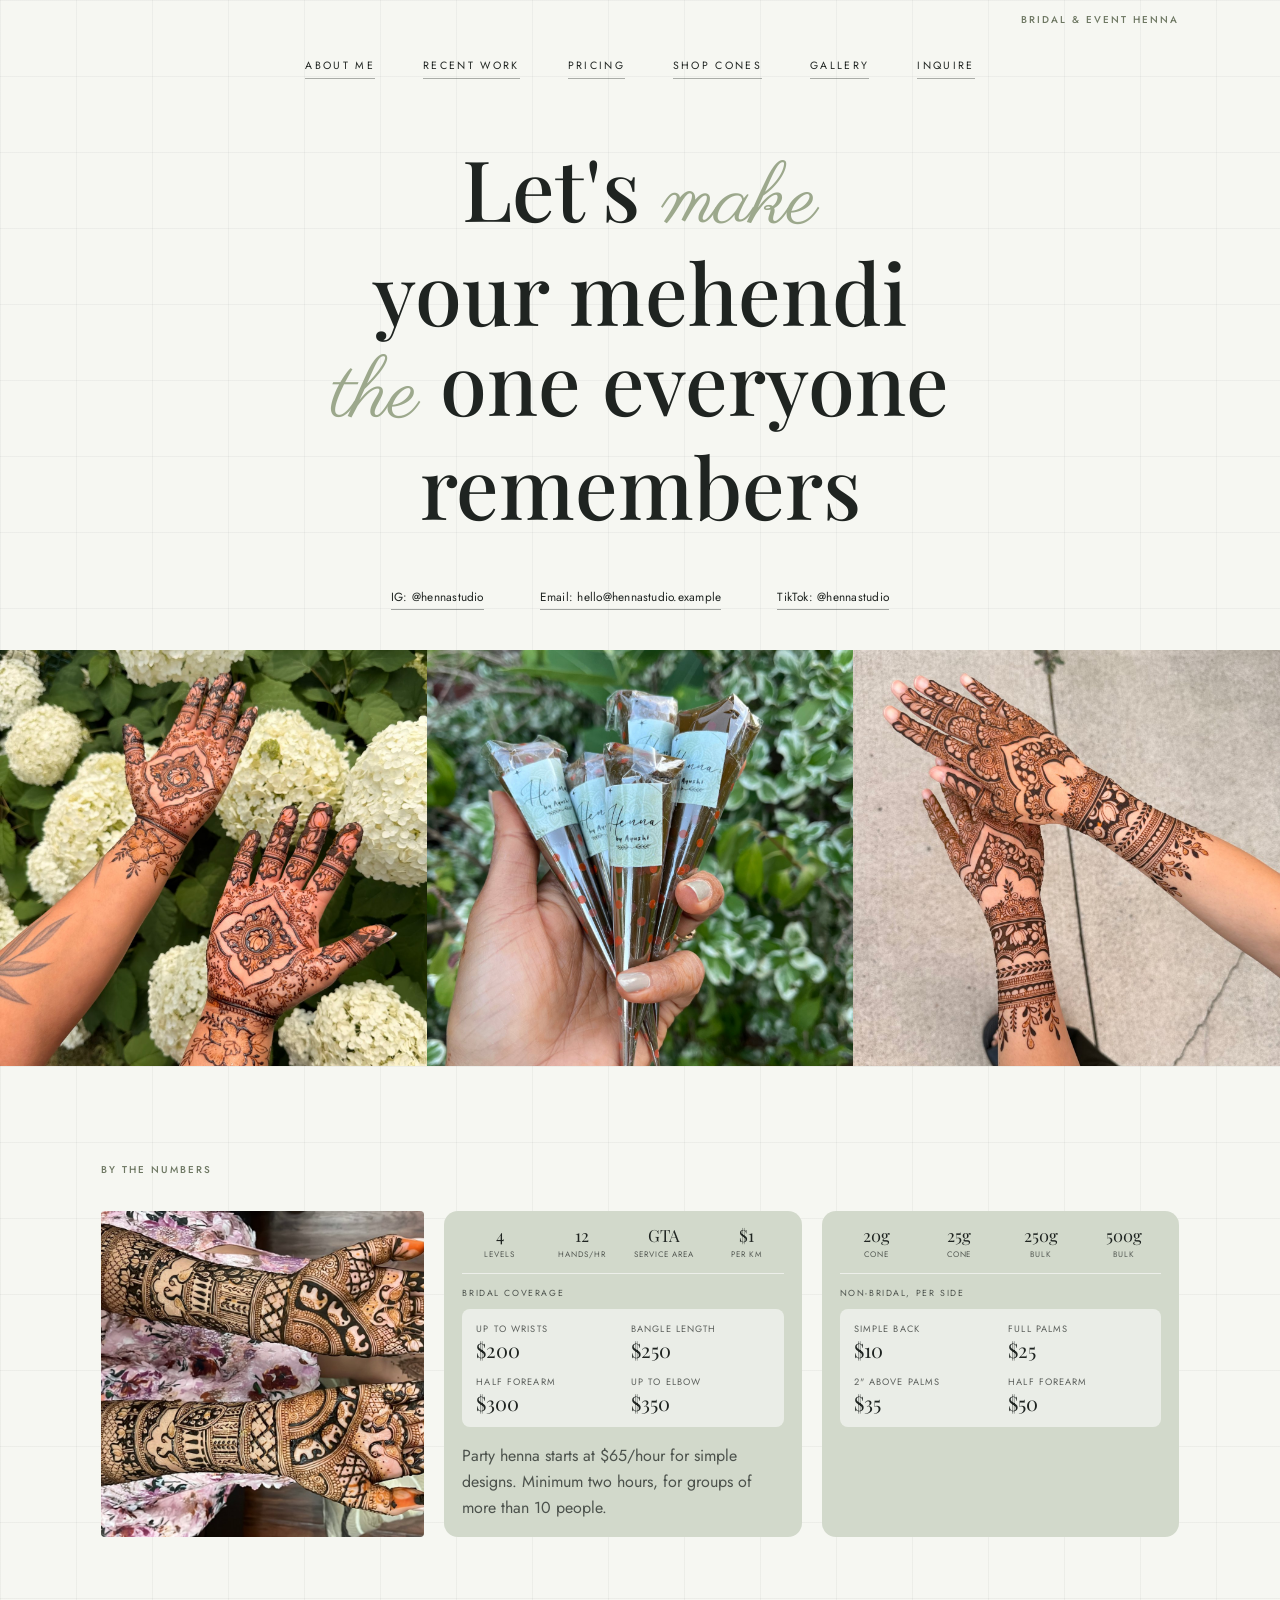
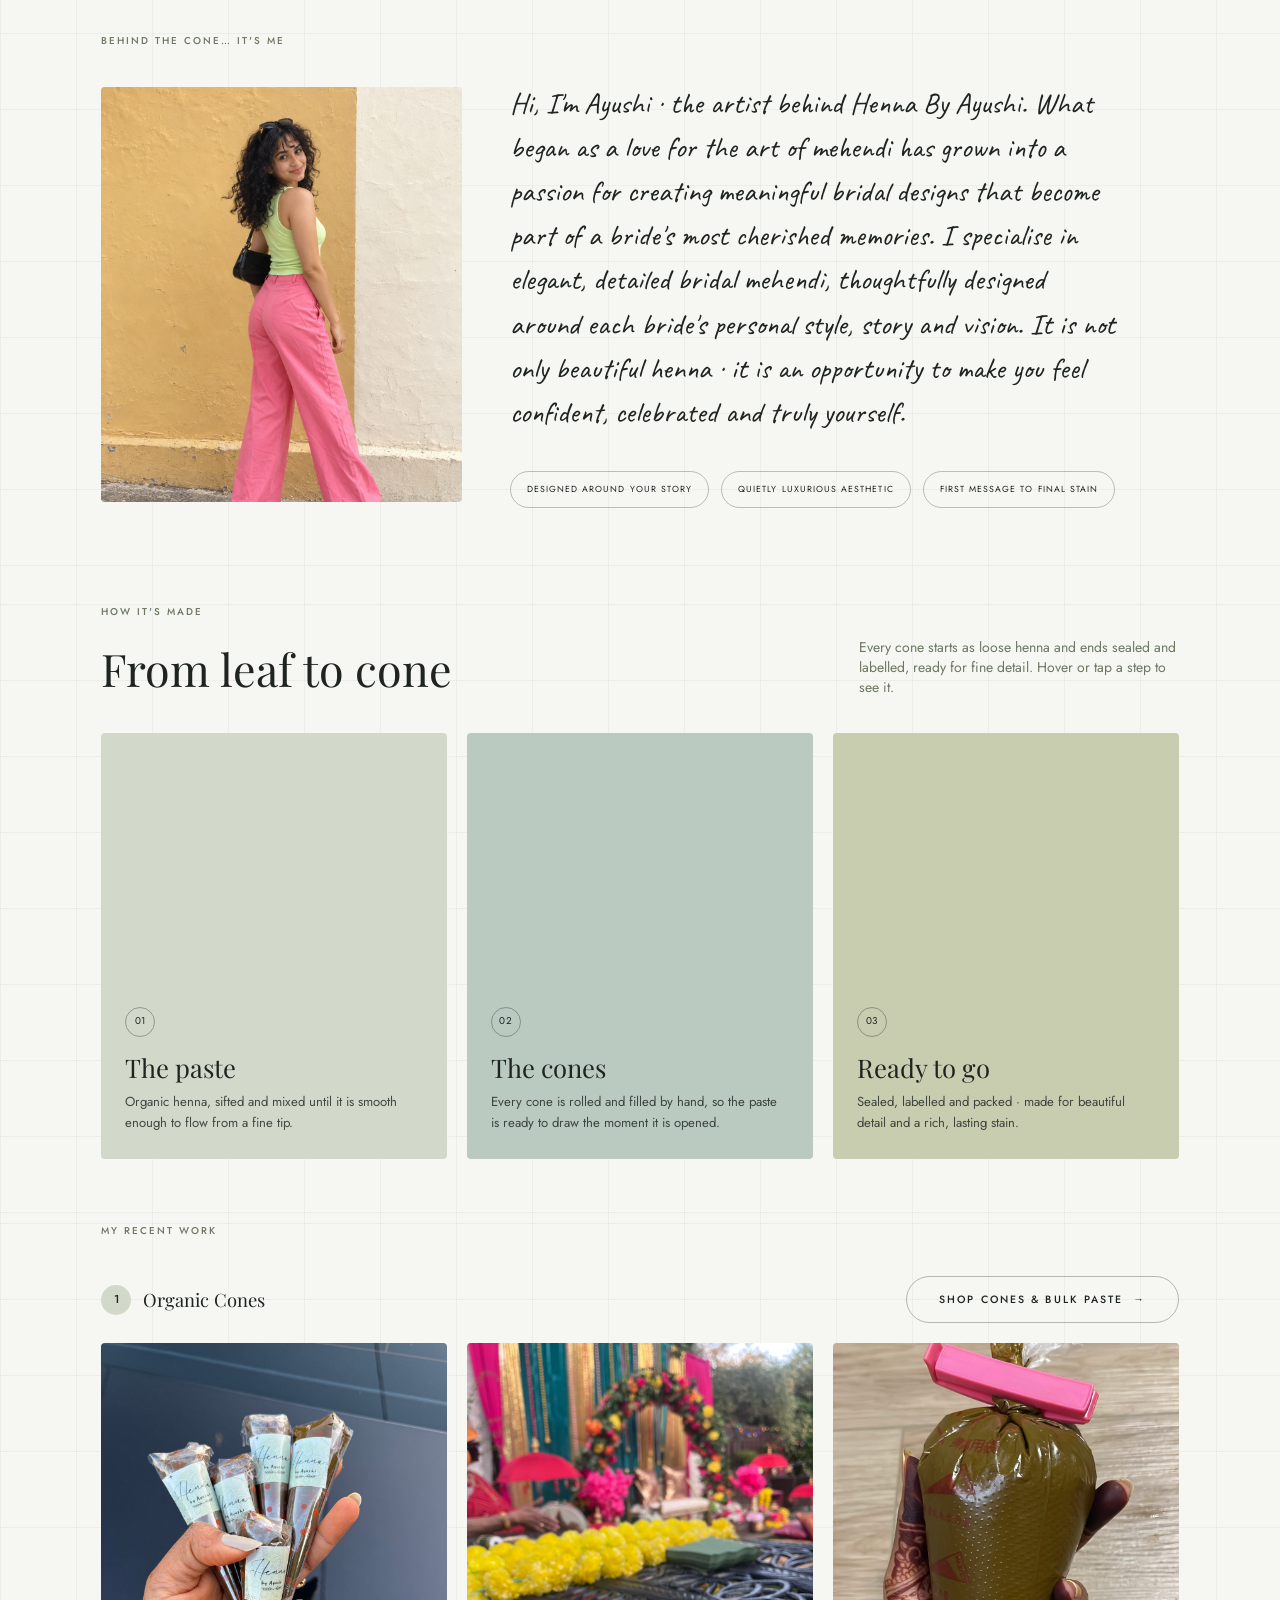
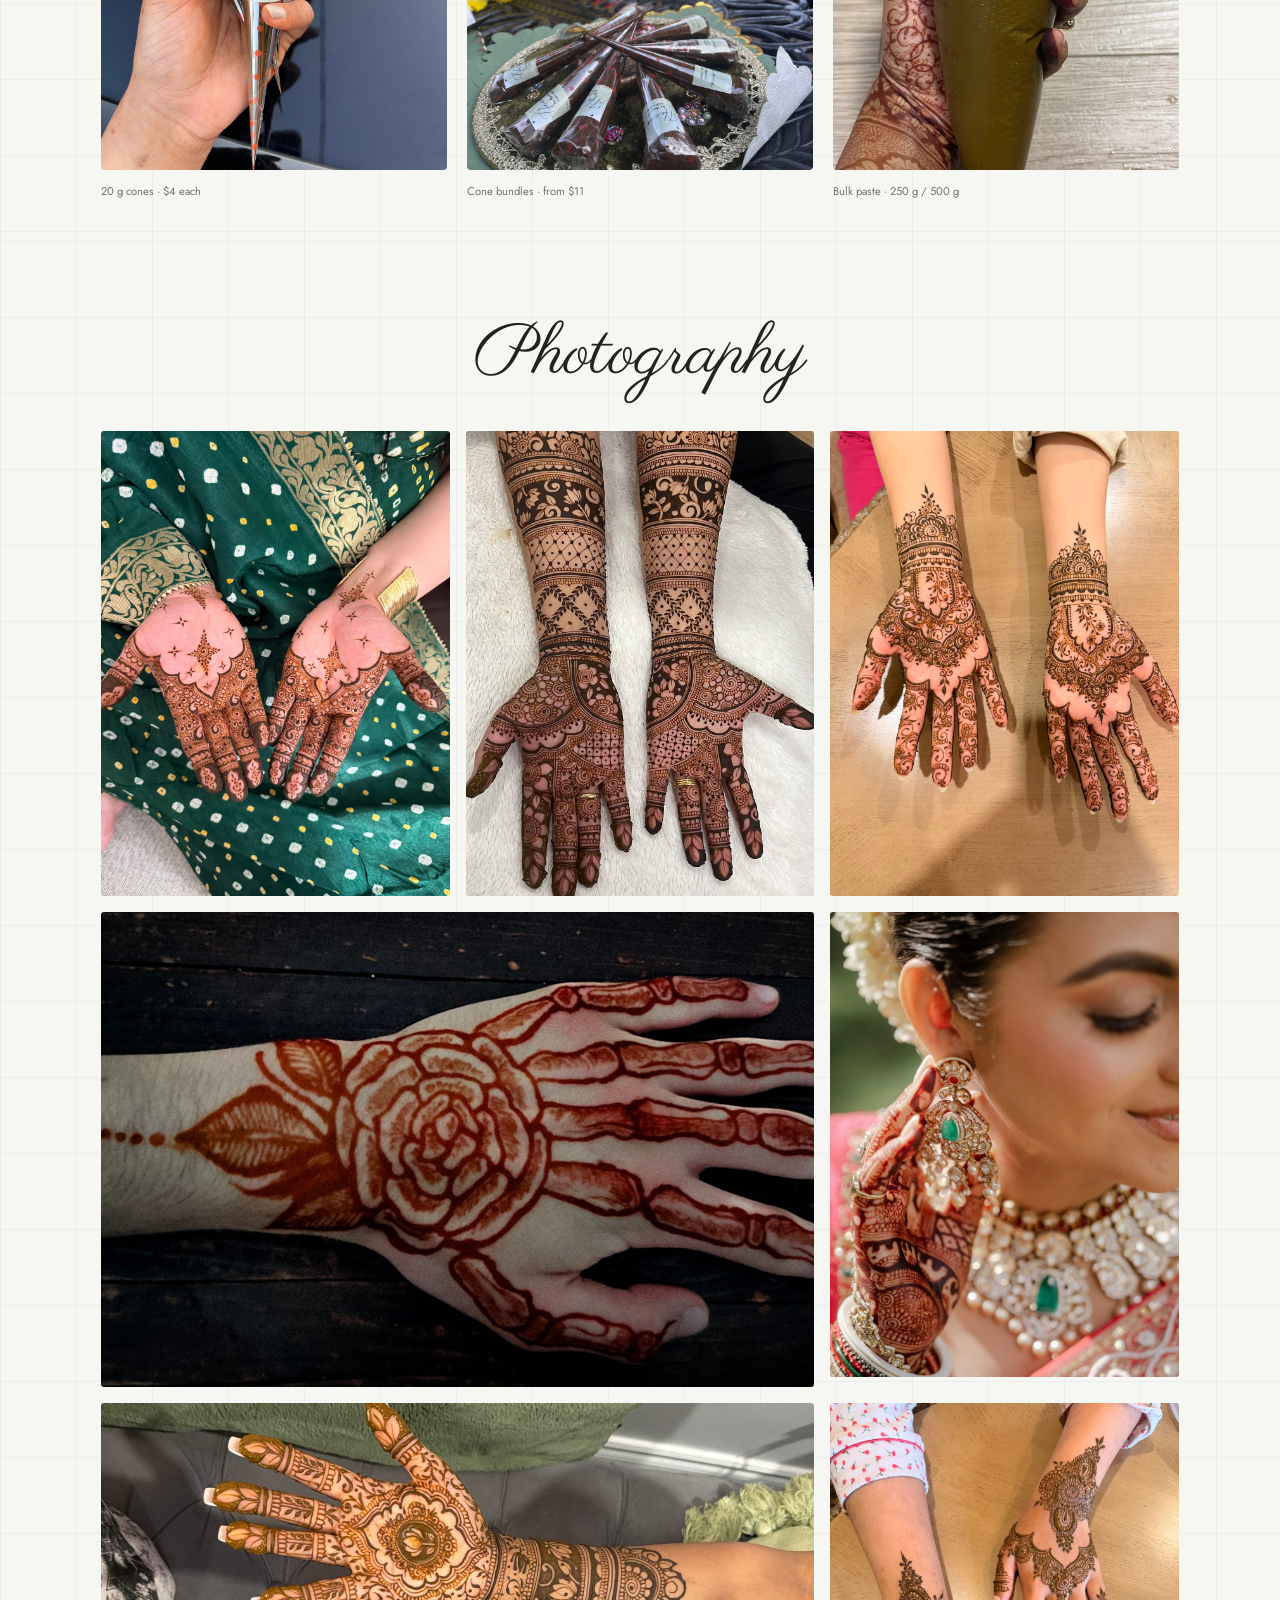
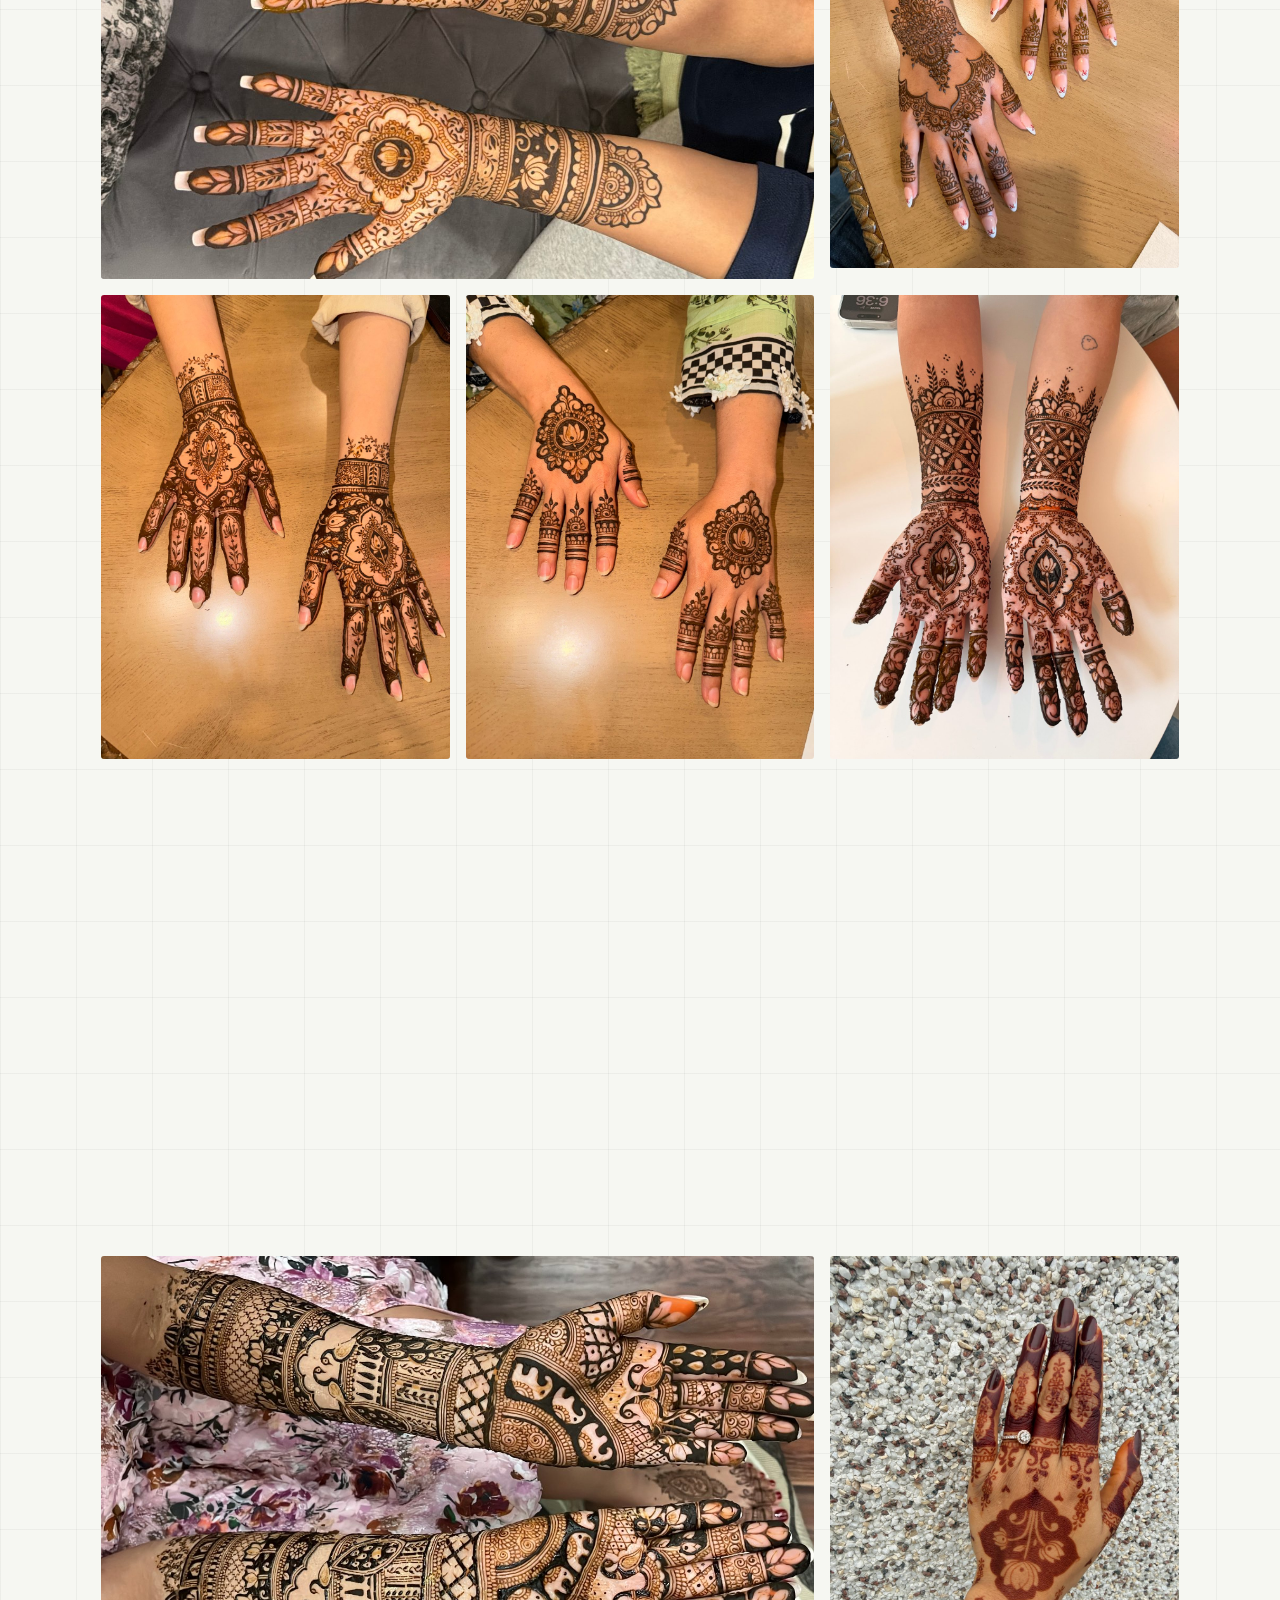
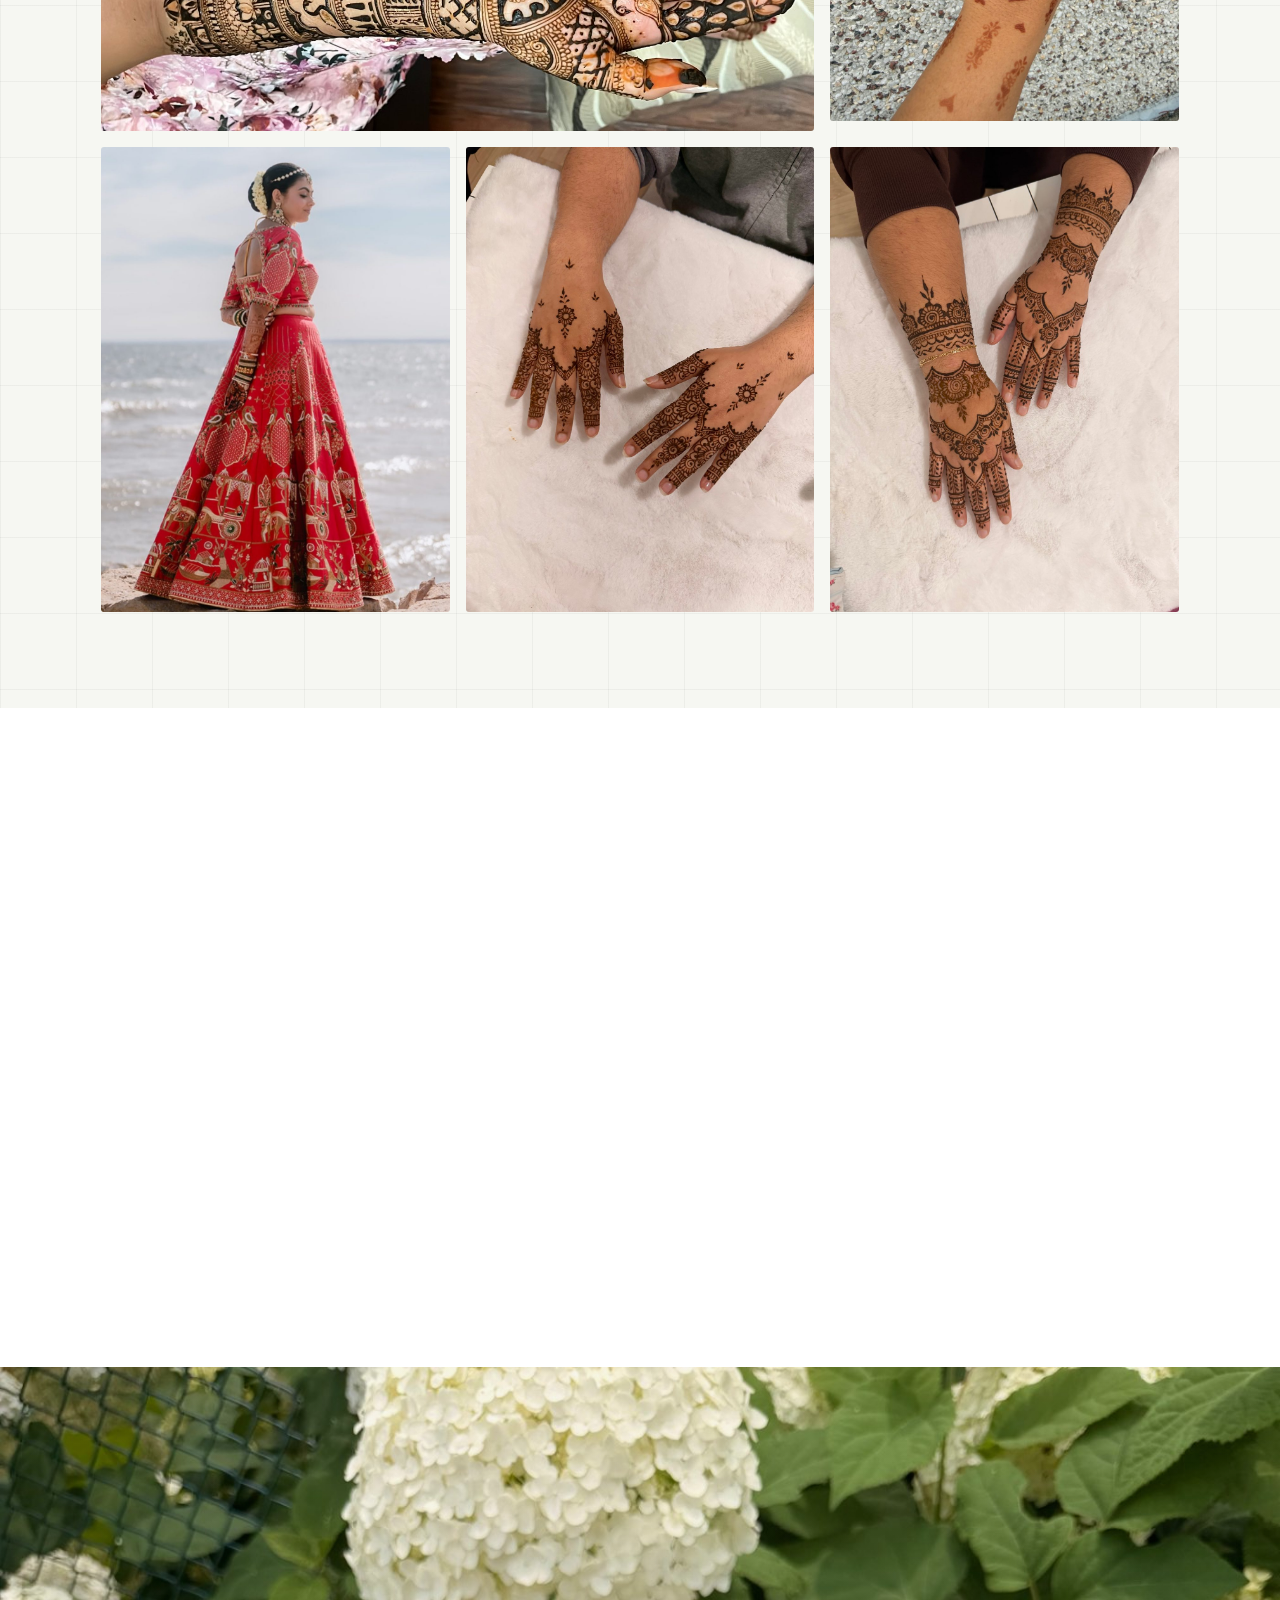
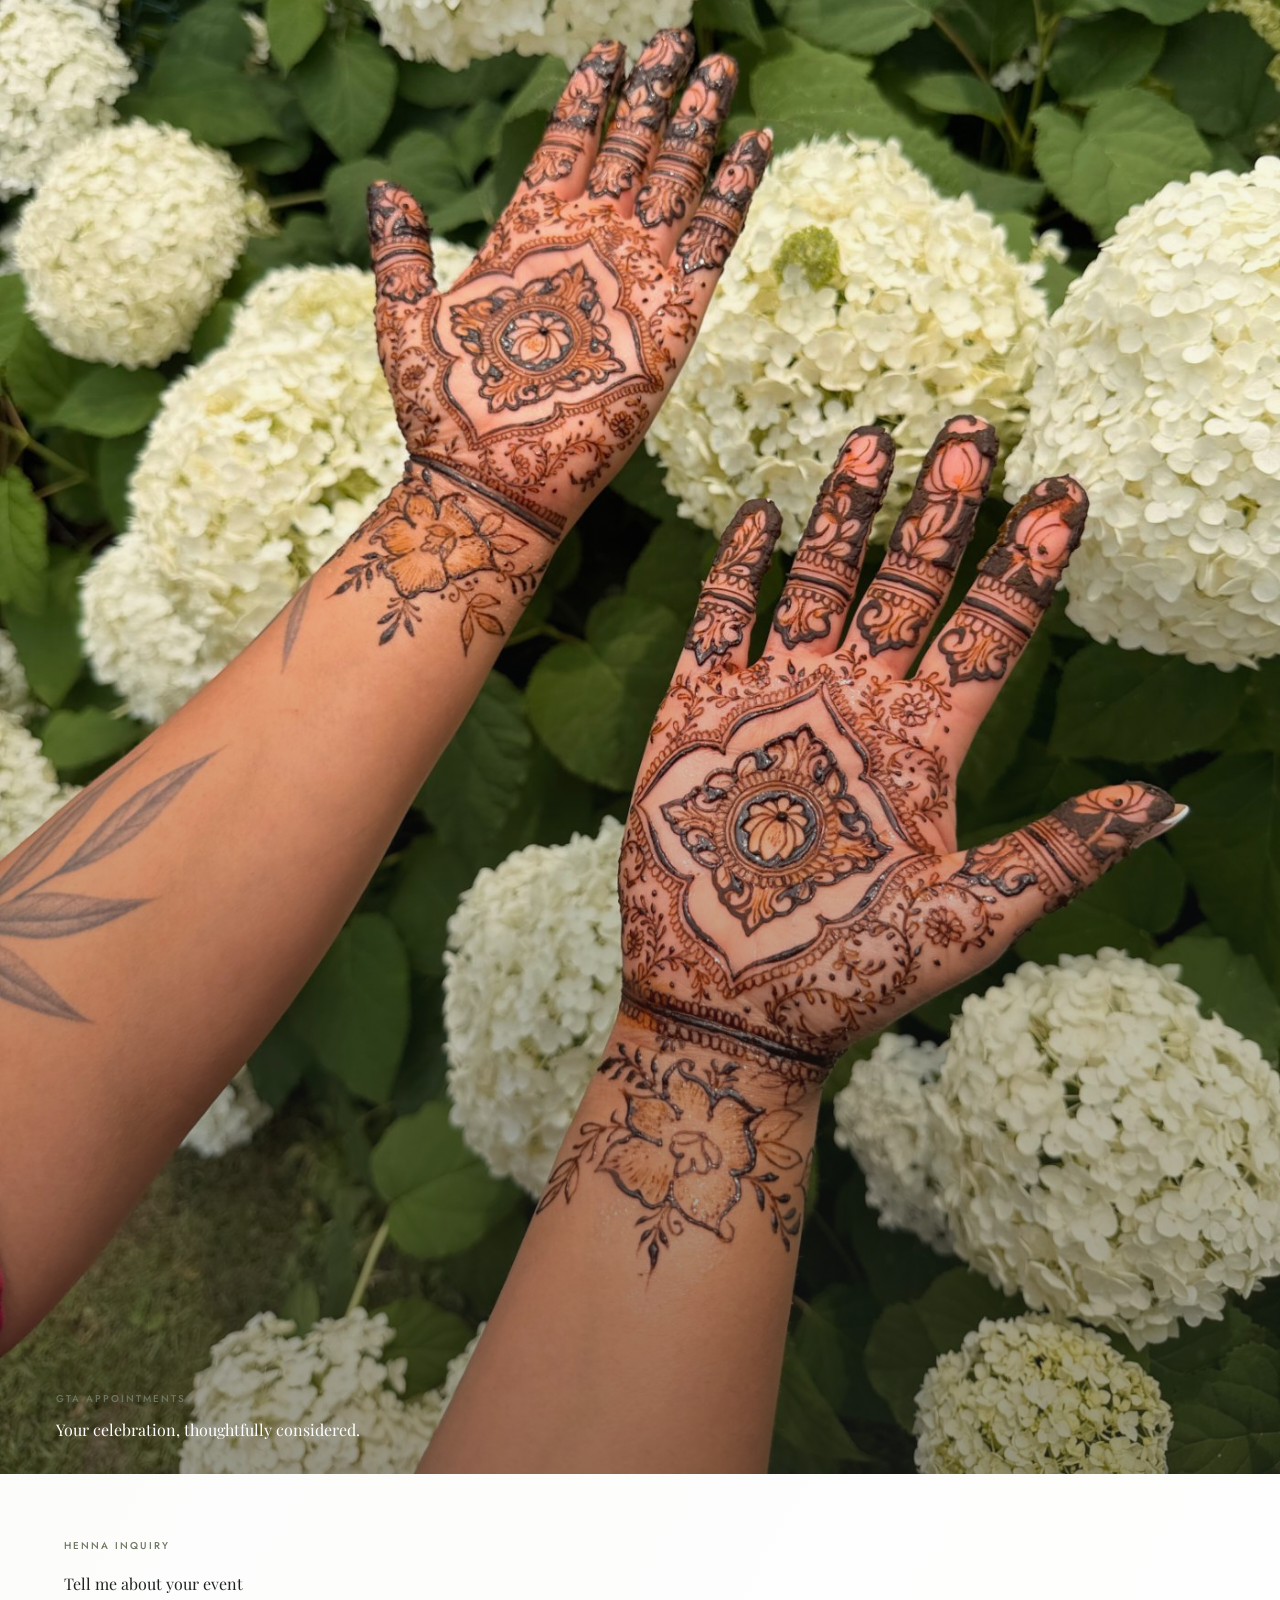
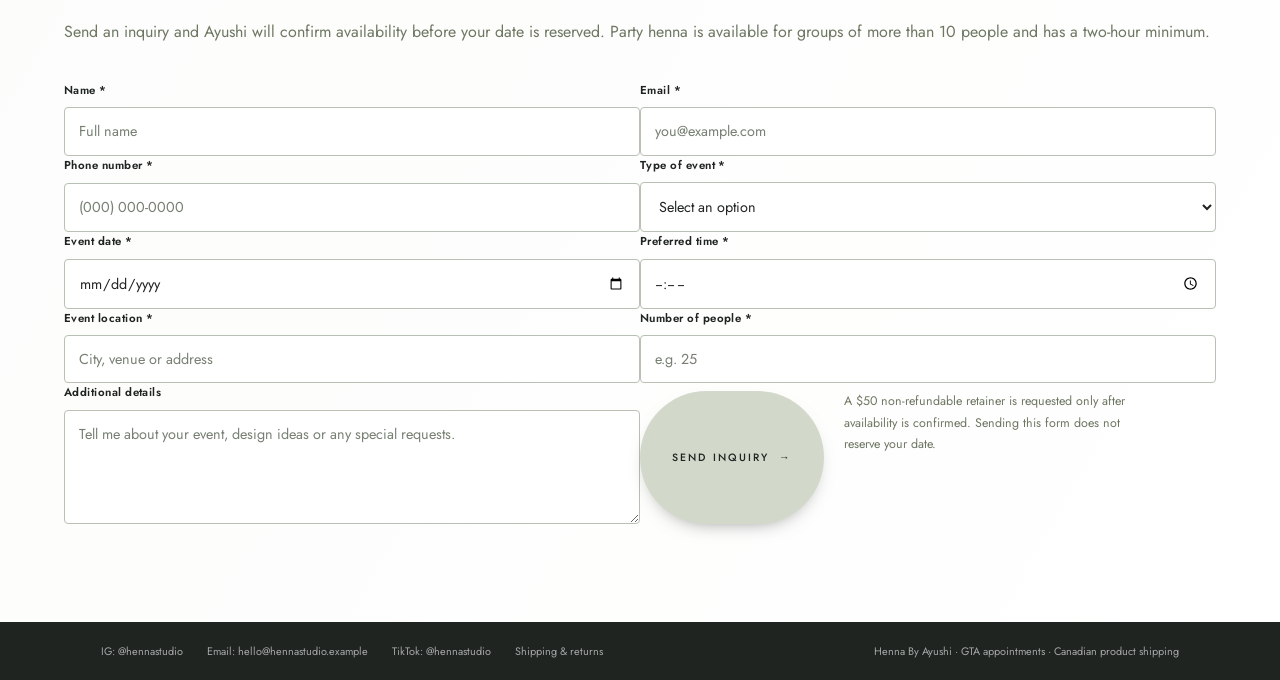
<file: index.html>
<!DOCTYPE html>
<html lang="en">
<head>
<meta charset="UTF-8" />
<meta name="viewport" content="width=device-width, initial-scale=1.0" />
<title>Henna By Ayushi · Bridal, Event &amp; Organic Henna</title>
<meta name="description" content="Elegant bridal, event and party mehendi in the GTA, plus fresh made-to-order organic henna cones shipped across Canada." />
<link rel="canonical" href="https://hennabyayushi.com/">
<meta name="theme-color" content="#F6F7F2">
<link rel="icon" type="image/png" sizes="192x192" href="assets/favicon-192.png">
<link rel="apple-touch-icon" href="assets/apple-touch-icon.png">

<meta property="og:type" content="website">
<meta property="og:site_name" content="Henna By Ayushi">
<meta property="og:locale" content="en_CA">
<meta property="og:url" content="https://hennabyayushi.com/">
<meta property="og:title" content="Henna By Ayushi · Bridal, Event & Organic Henna">
<meta property="og:description" content="Elegant bridal, event and party mehendi in the GTA, plus fresh made-to-order organic henna cones shipped across Canada.">
<meta property="og:image" content="https://hennabyayushi.com/assets/og.jpg">
<meta property="og:image:width" content="1200">
<meta property="og:image:height" content="630">
<meta property="og:image:alt" content="Full bridal mehendi across both hands and forearms">

<meta name="twitter:card" content="summary_large_image">
<meta name="twitter:title" content="Henna By Ayushi · Bridal, Event & Organic Henna">
<meta name="twitter:description" content="Elegant bridal, event and party mehendi in the GTA, plus fresh made-to-order organic henna cones shipped across Canada.">
<meta name="twitter:image" content="https://hennabyayushi.com/assets/og.jpg">
<link rel="preconnect" href="https://fonts.googleapis.com">
<link rel="preconnect" href="https://fonts.gstatic.com" crossorigin>
<link href="https://fonts.googleapis.com/css2?family=Playfair+Display:ital,wght@0,400;0,500;0,600;0,700;1,400;1,500&family=Caveat:wght@400;500;600&family=Parisienne&family=Jost:wght@300;400;500;600&display=swap" rel="stylesheet">
<link rel="stylesheet" href="assets/tailwind.css">
<style>
  :root{
    --cream:#F6F7F2; --shell:#FFFFFF; --blush:#D2D9CB; --rose:#9CA88C;
    --ink:#1F2421; --mute:#6D7762; --line:#E1E6DC;
    --ease:cubic-bezier(.22,1,.36,1);
    --pad:clamp(20px,4vw,56px);
  }
  *{box-sizing:border-box}
  html{scroll-behavior:smooth;overflow-x:hidden;-webkit-text-size-adjust:100%}
  body{
    margin:0;background:var(--cream);color:var(--ink);
    font-family:Jost,Avenir,sans-serif;font-weight:400;line-height:1.7;
    overflow-x:hidden;-webkit-font-smoothing:antialiased;
  }
  ::selection{background:var(--blush);color:var(--ink)}

  /* faint blueprint grid, like the reference ground */
  .grid-bg{position:relative}
  .grid-bg::before{
    content:"";position:absolute;inset:0;pointer-events:none;z-index:0;
    background-image:
      linear-gradient(rgba(31,36,33,.045) 1px,transparent 1px),
      linear-gradient(90deg,rgba(31,36,33,.045) 1px,transparent 1px);
    background-size:76px 76px;
  }
  .grid-bg > *{position:relative;z-index:1}

  .shell{max-width:1180px;margin:0 auto;padding-left:var(--pad);padding-right:var(--pad)}

  .eyebrow{font-size:.62rem;letter-spacing:.2em;text-transform:uppercase;font-weight:500;color:var(--mute)}
  .ser{font-family:"Playfair Display",Georgia,serif}
  .scr{font-family:Parisienne,cursive}
  .hnd{font-family:Caveat,cursive}

  .navlink{font-size:.66rem;letter-spacing:.22em;text-transform:uppercase;color:var(--ink);
    text-decoration:none;padding-bottom:3px;border-bottom:1px solid rgba(31,36,33,.35);
    transition:color .3s var(--ease),border-color .3s var(--ease),opacity .3s var(--ease)}
  .navlink:hover{color:#000;border-color:var(--rose)}
  .navlink:focus-visible{outline:2px solid var(--rose);outline-offset:5px}

  .contactlink{font-size:.74rem;letter-spacing:.02em;color:var(--ink);text-decoration:none;
    border-bottom:1px solid rgba(31,36,33,.4);padding-bottom:2px;
    transition:color .3s var(--ease),border-color .3s var(--ease)}
  .contactlink:hover{color:#000;border-color:var(--rose)}
  .contactlink:focus-visible{outline:2px solid var(--rose);outline-offset:4px}

  .ph{position:relative;overflow:hidden;background:#E1E6DC}
  .ph img{display:block;width:100%;height:100%;object-fit:cover;
    transition:transform 1s var(--ease)}
  .ph:hover img{transform:scale(1.045)}

  .chip{display:inline-flex;align-items:center;justify-content:center;text-align:center;
    border:1px solid rgba(31,36,33,.28);border-radius:999px;
    padding:.62rem 1rem;font-size:.55rem;letter-spacing:.12em;white-space:nowrap;text-transform:uppercase;
    color:var(--ink);background:transparent;
    transition:background-color .35s var(--ease),transform .35s var(--ease),border-color .35s var(--ease)}
  .chip:hover{background:rgba(210,217,203,.55);border-color:var(--rose);transform:translateY(-2px)}

  .numbadge{display:grid;place-items:center;width:30px;height:30px;border-radius:999px;
    background:var(--blush);font-size:.72rem;font-weight:500;color:var(--ink);flex:none}

  .pill{display:inline-flex;align-items:center;gap:.6rem;background:var(--blush);color:var(--ink);
    border-radius:999px;padding:.85rem 2rem;font-size:.66rem;letter-spacing:.2em;text-transform:uppercase;
    font-weight:500;text-decoration:none;box-shadow:0 8px 20px -12px rgba(31,36,33,.6);
    transition:transform .4s var(--ease),background-color .35s var(--ease),box-shadow .4s var(--ease)}
  .pill:hover{transform:translateY(-3px);background:var(--rose);box-shadow:0 14px 28px -14px rgba(31,36,33,.65)}
  .pill:active{transform:translateY(-1px)}
  .pill:focus-visible{outline:2px solid var(--ink);outline-offset:4px}

  .pill-ghost{background:transparent;color:#fff;border:1px solid rgba(255,255,255,.5);box-shadow:none}
  .pill-ghost:hover{background:rgba(246,247,242,.14);border-color:#fff;box-shadow:none}
  .pill-ghost:focus-visible{outline:2px solid var(--blush);outline-offset:4px}

  .pill-line{background:transparent;color:var(--ink);border:1px solid rgba(31,36,33,.3);box-shadow:none}
  .pill-line:hover{background:rgba(210,217,203,.5);border-color:var(--rose);box-shadow:none}

  .statcard{background:var(--blush);border-radius:14px;padding:16px 18px}
  .statgrid{background:rgba(255,255,255,.55);border-radius:8px;padding:12px 14px}
  /* Keep the feature photo in its own grid cell so it can never cover pricing details. */
  .pricing-layout{display:grid;grid-template-columns:minmax(0,.95fr) minmax(0,1.05fr) minmax(0,1.05fr);gap:20px;align-items:stretch}
  .pricing-media{min-height:100%;z-index:0}
  .pricing-layout .statcard{position:relative;z-index:1}
  @media (max-width:1023px){.pricing-layout{grid-template-columns:1fr 1fr}.pricing-media{grid-column:1/-1;aspect-ratio:16/8}}
  @media (max-width:639px){.pricing-layout{grid-template-columns:1fr}.pricing-media{grid-column:auto;aspect-ratio:16/10}}

  .tcard{background:var(--shell);border:1px solid var(--line);border-radius:4px;padding:26px 24px;
    transition:transform .5s var(--ease),box-shadow .5s var(--ease)}
  .tcard:hover{transform:translateY(-5px);box-shadow:0 16px 34px -22px rgba(31,36,33,.5)}

  .igcard{background:var(--shell);border:1px solid var(--line);
    transition:transform .5s var(--ease),box-shadow .5s var(--ease)}
  .igcard:hover{transform:translateY(-5px);box-shadow:0 16px 34px -22px rgba(31,36,33,.5)}

  /* inquiry form: an availability request, never an instant booking */
  .inquiry{background:linear-gradient(120deg,#E7EDE4 0%,#F6F7F2 52%,#FFFFFF 100%)}
  .inquiry-photo{min-height:100%;position:relative;overflow:hidden;background:#C8CDB0}
  .inquiry-photo img{width:100%;height:100%;min-height:560px;object-fit:cover;display:block}
  .inquiry-photo::after{content:"";position:absolute;inset:0;background:linear-gradient(0deg,rgba(31,36,33,.48),rgba(31,36,33,.04) 58%)}
  .inquiry-caption{position:absolute;left:clamp(24px,5vw,56px);right:24px;bottom:34px;color:#fff;z-index:1}
  .inquiry-form{padding:clamp(34px,5vw,70px);background:rgba(255,255,255,.78)}
  .field{display:grid;gap:7px}.field label{font-size:.72rem;letter-spacing:.04em;font-weight:600;color:var(--ink)}
  .field input,.field select,.field textarea{width:100%;border:1px solid #B9C1B4;border-radius:4px;background:#fff;color:var(--ink);font:inherit;font-size:.9rem;line-height:1.4;padding:13px 14px;transition:border-color .25s var(--ease),box-shadow .25s var(--ease)}
  .field textarea{min-height:114px;resize:vertical}.field input::placeholder,.field textarea::placeholder{color:#778073}
  .field input:focus,.field select:focus,.field textarea:focus{outline:0;border-color:#51634F;box-shadow:0 0 0 3px rgba(156,168,140,.3)}
  .form-status{min-height:1.6em;font-size:.78rem;color:#3E4438;margin-top:14px}.form-status.error{color:#8A3131}
  @media(max-width:1023px){.inquiry-photo img{min-height:350px}.inquiry-caption{bottom:28px}}

  /* reel player */
  .reel video{display:block;width:100%;height:100%;object-fit:cover;background:var(--line)}
  .reel-btn{position:absolute;inset:0;z-index:3;display:grid;place-items:center;
    background:transparent;border:0;padding:0;cursor:pointer;
    transition:background-color .35s var(--ease)}
  .reel-btn:hover{background:rgba(31,36,33,.16)}
  .reel-btn:focus-visible{outline:2px solid var(--rose);outline-offset:-4px}
  .knob{width:52px;height:52px;border-radius:999px;display:grid;place-items:center;
    background:rgba(246,247,242,.92);color:var(--ink);
    box-shadow:0 6px 18px -8px rgba(31,36,33,.7);
    transition:transform .4s var(--ease),background-color .35s var(--ease),opacity .35s var(--ease)}
  .reel-btn:hover .knob{transform:scale(1.08);background:#fff}
  .reel-btn:active .knob{transform:scale(.96)}
  .knob .i-pause{display:none}
  .reel.playing .knob .i-play{display:none}
  .reel.playing .knob .i-pause{display:block}
  .reel.playing .knob{opacity:0}
  .reel.playing .reel-btn:hover .knob,
  .reel.playing .reel-btn:focus-visible .knob{opacity:1}
  @media (hover:none){ .reel.playing .knob{opacity:.85} }

  /* process cards · colour block by default, photo on hover */
  .proc{position:relative;overflow:hidden;border-radius:4px;isolation:isolate;
    aspect-ratio:3/3.7;display:flex;flex-direction:column;justify-content:flex-end;
    padding:26px 24px;background:var(--tone);
    transition:transform .55s var(--ease),box-shadow .55s var(--ease)}
  .proc:focus-visible{outline:2px solid var(--rose);outline-offset:3px}
  .proc-media{position:absolute;inset:0;z-index:0;opacity:0;
    transition:opacity .6s var(--ease)}
  .proc-media img{display:block;width:100%;height:100%;object-fit:cover;
    transform:scale(1.08);transition:transform 1.4s var(--ease)}
  .proc-media::after{content:"";position:absolute;inset:0;
    background:linear-gradient(to top,rgba(31,36,33,.82),rgba(31,36,33,.2) 58%,rgba(31,36,33,.06))}
  .proc-body{position:relative;z-index:1}
  .proc-body *{transition:color .5s var(--ease)}
  .proc-num{display:inline-grid;place-items:center;width:30px;height:30px;border-radius:999px;
    border:1px solid rgba(31,36,33,.35);font-size:.62rem;letter-spacing:.06em;
    margin-bottom:14px;transition:border-color .5s var(--ease),color .5s var(--ease)}
  .proc:hover,.proc:focus-visible{transform:translateY(-5px);
    box-shadow:0 20px 40px -24px rgba(31,36,33,.6)}
  .proc:hover .proc-media,.proc:focus-visible .proc-media,.proc.shown .proc-media{opacity:1}
  .proc:hover .proc-media img,.proc:focus-visible .proc-media img,.proc.shown .proc-media img{transform:scale(1)}
  .proc:hover .proc-body,.proc:focus-visible .proc-body,.proc.shown .proc-body,.proc.shown .proc-body *,
  .proc:hover .proc-body *,.proc:focus-visible .proc-body *{color:#fff}
  .proc:hover .proc-num,.proc:focus-visible .proc-num,.proc.shown .proc-num{border-color:rgba(255,255,255,.6)}
  /* touch devices have no hover · show the photo outright */
  @media (hover:none){
    .proc-media{opacity:1}
    .proc-media img{transform:scale(1)}
    .proc-body,.proc-body *{color:#fff}
    .proc-num{border-color:rgba(255,255,255,.6)}
  }

  /* logo watermark behind the closing band */
  .footer-mark{position:absolute;inset:0;display:grid;place-items:center;
    pointer-events:none;z-index:0;overflow:hidden}
  .footer-mark img{width:min(760px,92vw);height:auto;display:block;
    opacity:.2}

  .rule{height:1px;background:var(--line)}

  /* reveals */
  .rv{opacity:0;transform:translateY(22px);transition:opacity .9s var(--ease),transform .9s var(--ease)}
  .rv.in{opacity:1;transform:none}
  .hero-in{opacity:0;transform:translateY(18px);animation:rise 1s var(--ease) forwards}
  @keyframes rise{to{opacity:1;transform:none}}

  @media (prefers-reduced-motion:reduce){
    *{animation:none!important;transition-duration:.01ms!important}
    .rv,.hero-in{opacity:1;transform:none}
  }
</style>
<script type="application/ld+json">
{
  "@context": "https://schema.org",
  "@type": "LocalBusiness",
  "name": "Henna By Ayushi",
  "description": "Bridal, event and organic henna in the GTA, with products shipped across Canada.",
  "image": "https://hennabyayushi.com/assets/og.jpg",
  "url": "https://hennabyayushi.com/",
  "email": "hello@hennastudio.example",
  "areaServed": "Greater Toronto Area",
  "sameAs": [
    "https://example.com/henna-studio-instagram",
    "https://example.com/henna-studio-tiktok"
  ],
  "slogan": "Hands That Amaze"
}
</script>
</head>
<body>

<!-- ══ TOP BAR ══════════════════════════════════════════════════ -->
<div class="grid-bg">
  <div class="shell pt-3 pb-1 flex justify-end">
    <span class="eyebrow hero-in">Bridal &amp; Event Henna</span>
  </div>

  <!-- ══ NAV ════════════════════════════════════════════════════ -->
  <nav class="shell pt-6 flex flex-wrap justify-center gap-x-6 sm:gap-x-9 md:gap-x-12 gap-y-3 hero-in" style="animation-delay:.06s" aria-label="Primary">
    <a class="navlink" href="#about">About me</a>
    <a class="navlink" href="#work">Recent work</a>
    <a class="navlink" href="#pricing">Pricing</a>
    <a class="navlink" href="cones.html">Shop cones</a>
    <a class="navlink" href="#gallery">Gallery</a>
    <a class="navlink" href="#contact">Inquire</a>
  </nav>

  <!-- ══ HERO ═══════════════════════════════════════════════════ -->
  <header class="shell pt-12 md:pt-16 pb-10 text-center">
    <h1 class="ser text-ink mx-auto max-w-[13ch] text-[clamp(1.95rem,6.6vw,5.4rem)] leading-[1.06] font-medium">
      <span class="block hero-in" style="animation-delay:.12s">Let's <span class="scr text-rose font-normal">make</span></span>
      <span class="block hero-in" style="animation-delay:.22s">your mehendi</span>
      <span class="block hero-in" style="animation-delay:.32s"><span class="scr text-rose font-normal">the</span> one everyone</span>
      <span class="block hero-in" style="animation-delay:.42s">remembers</span>
    </h1>

    <div class="mt-12 md:mt-14 flex flex-wrap justify-center gap-x-6 md:gap-x-14 gap-y-3 hero-in" style="animation-delay:.54s">
      <span class="contactlink">IG: @hennastudio</span>
      <span class="contactlink">Email: hello@hennastudio.example</span>
      <span class="contactlink">TikTok: @hennastudio</span>
    </div>
  </header>
</div>

<!-- ══ HERO IMAGE BAND ══════════════════════════════════════════ -->
<section class="grid grid-cols-3 hero-in" style="animation-delay:.62s" aria-label="Featured henna work">
  <div class="ph aspect-[4/3.9]">
    <img src="assets/bridal-hands.jpg" alt="Detailed bridal mehendi on both hands, held up against white hydrangeas"
         style="object-position:center 42%"
         onerror="this.src='https://placehold.co/860x840/E1E6DC/1F2421?text=Bridal+Hands'">
  </div>
  <div class="ph aspect-[4/3.9]">
    <img src="assets/cone-work.jpg" alt="A hand holding a fan of Henna By Ayushi organic henna cones"
         style="object-position:center 45%"
         onerror="this.src='https://placehold.co/860x840/D2D9CB/1F2421?text=Cone+Work'">
  </div>
  <div class="ph aspect-[4/3.9]">
    <img src="assets/finished-stain.jpg" alt="Finished henna stain running from fingertips to forearm on both arms"
         style="object-position:center 38%"
         onerror="this.src='https://placehold.co/860x840/C8CDB0/1F2421?text=Finished+Stain'">
  </div>
</section>

<!-- ══ BY THE NUMBERS ═══════════════════════════════════════════ -->
<section id="pricing" class="grid-bg py-16 md:py-24">
  <div class="shell">
    <p class="eyebrow rv">By the numbers</p>

    <div class="mt-8 pricing-layout">
      <div class="ph rounded-[4px] pricing-media rv">
        <img src="assets/results.jpg" alt="Full bridal mehendi covering both hands and forearms, resting on a floral dupatta"
             style="object-position:center 45%"
             onerror="this.src='https://placehold.co/900x560/BBCAC1/1F2421?text=Results+that+speak'">
      </div>

      <!-- card 1 -->
      <div class="statcard rv" style="transition-delay:.06s">
          <div class="flex justify-between gap-2 pb-3 mb-3 border-b border-white/60">
            <div class="text-center flex-1"><p class="ser text-[1.05rem] leading-none">4</p><p class="text-[.5rem] tracking-[.12em] uppercase text-ink/70 mt-1">Levels</p></div>
            <div class="text-center flex-1"><p class="ser text-[1.05rem] leading-none">12</p><p class="text-[.5rem] tracking-[.12em] uppercase text-ink/70 mt-1">Hands/hr</p></div>
            <div class="text-center flex-1"><p class="ser text-[1.05rem] leading-none">GTA</p><p class="text-[.5rem] tracking-[.12em] uppercase text-ink/70 mt-1">Service area</p></div>
            <div class="text-center flex-1"><p class="ser text-[1.05rem] leading-none">$1</p><p class="text-[.5rem] tracking-[.12em] uppercase text-ink/70 mt-1">Per km</p></div>
          </div>
          <p class="text-[.55rem] tracking-[.18em] uppercase text-ink/75 mb-2">Bridal coverage</p>
          <div class="statgrid grid grid-cols-2 gap-y-3 gap-x-4">
            <div><p class="text-[.58rem] tracking-[.12em] uppercase text-ink/70">Up to wrists</p><p class="ser text-[1.25rem] leading-tight">$200</p></div>
            <div><p class="text-[.58rem] tracking-[.12em] uppercase text-ink/70">Bangle length</p><p class="ser text-[1.25rem] leading-tight">$250</p></div>
            <div><p class="text-[.58rem] tracking-[.12em] uppercase text-ink/70">Half forearm</p><p class="ser text-[1.25rem] leading-tight">$300</p></div>
            <div><p class="text-[.58rem] tracking-[.12em] uppercase text-ink/70">Up to elbow</p><p class="ser text-[1.25rem] leading-tight">$350</p></div>
          </div>
          <p class="text-[.72rem] leading-relaxed text-ink/75 mt-4">Party henna starts at $65/hour for simple designs. Minimum two hours, for groups of more than 10 people.</p>
      </div>

      <!-- card 2 -->
      <div class="statcard rv" style="transition-delay:.14s">
          <div class="flex justify-between gap-2 pb-3 mb-3 border-b border-white/60">
            <div class="text-center flex-1"><p class="ser text-[1.05rem] leading-none">20g</p><p class="text-[.5rem] tracking-[.12em] uppercase text-ink/70 mt-1">Cone</p></div>
            <div class="text-center flex-1"><p class="ser text-[1.05rem] leading-none">25g</p><p class="text-[.5rem] tracking-[.12em] uppercase text-ink/70 mt-1">Cone</p></div>
            <div class="text-center flex-1"><p class="ser text-[1.05rem] leading-none">250g</p><p class="text-[.5rem] tracking-[.12em] uppercase text-ink/70 mt-1">Bulk</p></div>
            <div class="text-center flex-1"><p class="ser text-[1.05rem] leading-none">500g</p><p class="text-[.5rem] tracking-[.12em] uppercase text-ink/70 mt-1">Bulk</p></div>
          </div>
          <p class="text-[.55rem] tracking-[.18em] uppercase text-ink/75 mb-2">Non-bridal, per side</p>
          <div class="statgrid grid grid-cols-2 gap-y-3 gap-x-4">
            <div><p class="text-[.58rem] tracking-[.12em] uppercase text-ink/70">Simple back</p><p class="ser text-[1.25rem] leading-tight">$10</p></div>
            <div><p class="text-[.58rem] tracking-[.12em] uppercase text-ink/70">Full palms</p><p class="ser text-[1.25rem] leading-tight">$25</p></div>
            <div><p class="text-[.58rem] tracking-[.12em] uppercase text-ink/70">2" above palms</p><p class="ser text-[1.25rem] leading-tight">$35</p></div>
            <div><p class="text-[.58rem] tracking-[.12em] uppercase text-ink/70">Half forearm</p><p class="ser text-[1.25rem] leading-tight">$50</p></div>
          </div>
      </div>
    </div>
  </div>
</section>

<!-- ══ ABOUT ════════════════════════════════════════════════════ -->
<section id="about" class="grid-bg pb-16 md:pb-24">
  <div class="shell">
    <p class="eyebrow rv">Behind the cone… it's me</p>

    <div class="mt-8 grid lg:grid-cols-[.85fr_1.15fr] gap-8 lg:gap-12 items-center">
      <div class="ph rounded-[4px] aspect-[4/4.6] rv">
        <img src="assets/ayushi-portrait.png" alt="Ayushi, the artist behind Henna By Ayushi"
             style="object-position:center 38%" loading="lazy">
      </div>

      <div class="rv" style="transition-delay:.08s">
        <p class="hnd text-[clamp(1.3rem,2.3vw,1.85rem)] leading-[1.5] text-ink">
          Hi, I'm Ayushi · the artist behind Henna By Ayushi. What began as a love for the art of mehendi has
          grown into a passion for creating meaningful bridal designs that become part of a bride's most
          cherished memories. I specialise in elegant, detailed bridal mehendi, thoughtfully designed around
          each bride's personal style, story and vision. It is not only beautiful henna · it is an opportunity
          to make you feel confident, celebrated and truly yourself.
        </p>

        <div class="mt-9 flex flex-wrap md:flex-nowrap gap-3">
          <span class="chip">Designed around your story</span>
          <span class="chip">Quietly luxurious aesthetic</span>
          <span class="chip">First message to final stain</span>
        </div>
      </div>
    </div>
  </div>
</section>

<!-- ══ PROCESS ══════════════════════════════════════════════════ -->
<section id="process" class="grid-bg pb-16 scroll-mt-8">
  <div class="shell">
    <div class="flex flex-wrap items-end justify-between gap-6 rv">
      <div>
        <p class="eyebrow">How it's made</p>
        <h2 class="ser mt-5 text-[clamp(1.9rem,3.6vw,2.8rem)] leading-tight">
          From leaf to cone
        </h2>
      </div>
      <p class="text-sm text-mute max-w-[40ch]">
        Every cone starts as loose henna and ends sealed and labelled, ready for fine detail.
        Hover or tap a step to see it.
      </p>
    </div>

    <div class="mt-9 grid grid-cols-1 sm:grid-cols-3 gap-5">
      <article class="proc rv" tabindex="0" style="--tone:#D2D9CB;">
        <div class="proc-media">
          <img src="assets/process-1.jpg" alt="A bowl of freshly mixed organic henna paste beside dried henna leaves" loading="lazy">
        </div>
        <div class="proc-body">
          <span class="proc-num">01</span>
          <h3 class="ser text-[1.6rem] leading-tight">The paste</h3>
          <p class="text-[.82rem] leading-relaxed mt-2 opacity-80">Organic henna, sifted and mixed until it is smooth enough to flow from a fine tip.</p>
        </div>
      </article>

      <article class="proc rv" tabindex="0" style="--tone:#BBCAC1; transition-delay:.8s;">
        <div class="proc-media">
          <img src="assets/process-2.jpg" alt="Henna paste being piped by hand into a clear cone" loading="lazy">
        </div>
        <div class="proc-body">
          <span class="proc-num">02</span>
          <h3 class="ser text-[1.6rem] leading-tight">The cones</h3>
          <p class="text-[.82rem] leading-relaxed mt-2 opacity-80">Every cone is rolled and filled by hand, so the paste is ready to draw the moment it is opened.</p>
        </div>
      </article>

      <article class="proc rv" tabindex="0" style="--tone:#C8CDB0; transition-delay:.16s;">
        <div class="proc-media">
          <img src="assets/cones-leaves.jpg" alt="Finished Henna By Ayushi cones held against green leaves" loading="lazy">
        </div>
        <div class="proc-body">
          <span class="proc-num">03</span>
          <h3 class="ser text-[1.6rem] leading-tight">Ready to go</h3>
          <p class="text-[.82rem] leading-relaxed mt-2 opacity-80">Sealed, labelled and packed · made for beautiful detail and a rich, lasting stain.</p>
        </div>
      </article>
    </div>
  </div>
</section>

<!-- ══ RECENT WORK ══════════════════════════════════════════════ -->
<section id="work" class="grid-bg pb-10">
  <div class="shell">
    <p class="eyebrow rv">My recent work</p>

    <!-- 1 Organic cones -->
    <div class="mt-9 flex flex-wrap items-center justify-between gap-4 rv">
      <div class="flex items-center gap-3">
        <span class="numbadge">1</span>
        <h2 id="cones" class="ser text-[1.15rem] scroll-mt-24">Organic Cones</h2>
      </div>
      <a class="pill pill-line" href="cones.html">
        Shop cones &amp; bulk paste <span aria-hidden="true">→</span>
      </a>
    </div>
    <div class="mt-5 grid grid-cols-1 sm:grid-cols-3 gap-5">
      <figure class="rv">
        <div class="ph rounded-[4px] aspect-[3/3.7]"><img src="assets/cones-handful.jpg" alt="A handful of Henna By Ayushi organic henna cones" loading="lazy"></div>
        <figcaption class="text-[.7rem] text-mute mt-3">20 g cones · $4 each</figcaption>
      </figure>
      <figure class="rv" style="transition-delay:.08s">
        <div class="ph rounded-[4px] aspect-[3/3.7]"><img src="assets/cones-tray.jpg" alt="A tray of henna cones laid out at a mehendi celebration" style="object-position:center 62%" loading="lazy"></div>
        <figcaption class="text-[.7rem] text-mute mt-3">Cone bundles · from $11</figcaption>
      </figure>
      <figure class="rv" style="transition-delay:.16s">
        <div class="ph rounded-[4px] aspect-[3/3.7]"><img src="assets/cones-bulk.jpg" alt="A large piping bag of bulk organic henna paste" style="object-position:center 40%" loading="lazy"></div>
        <figcaption class="text-[.7rem] text-mute mt-3">Bulk paste · 250 g / 500 g</figcaption>
      </figure>
    </div>
  </div>
</section>

<!-- ══ PHOTOGRAPHY ══════════════════════════════════════════════ -->
<section id="gallery" class="grid-bg pt-20 pb-16 md:pb-24">
  <div class="shell">
    <h2 class="scr text-center text-[clamp(2.6rem,6vw,4.4rem)] leading-none rv">Photography</h2>

    <div class="mt-10 grid grid-cols-2 md:grid-cols-3 gap-3 md:gap-4 [grid-auto-flow:dense]">
      <figure class="ph rounded-[3px] aspect-[3/4] rv" style="transition-delay:0s">
        <img src="assets/g-bandhani-palms.jpg" alt="Palm mehendi against a green bandhani dupatta" loading="lazy">
      </figure>
      <figure class="ph rounded-[3px] aspect-[3/4] rv" style="transition-delay:0.05s">
        <img src="assets/g-lattice-arms.jpg" alt="Full bridal lattice work covering both forearms" loading="lazy">
      </figure>
      <figure class="ph rounded-[3px] aspect-[3/2] col-span-2 rv" style="transition-delay:0.1s">
        <img src="assets/g-rose-hand.jpg" alt="A single henna rose across the back of the hand" loading="lazy">
      </figure>
      <figure class="ph rounded-[3px] aspect-[3/4] rv" style="transition-delay:0.15000000000000002s">
        <img src="assets/g-crown-cuffs.jpg" alt="Matching crown cuff designs on both hands" loading="lazy">
      </figure>
      <figure class="ph rounded-[3px] aspect-[3/4] rv" style="transition-delay:0.2s">
        <img src="assets/g-bride-earring.jpg" alt="A bride fastening her earring, henna on her hand" loading="lazy">
      </figure>
      <figure class="ph rounded-[3px] aspect-[3/2] col-span-2 rv" style="transition-delay:0.25s">
        <img src="assets/g-grey-couch.jpg" alt="Two hands resting after a full mandala set" loading="lazy">
      </figure>
      <figure class="ph rounded-[3px] aspect-[3/4] rv" style="transition-delay:0s">
        <img src="assets/g-wood-bows.jpg" alt="Back-of-hand mandalas with painted fingertips" loading="lazy">
      </figure>
      <figure class="ph rounded-[3px] aspect-[3/4] rv" style="transition-delay:0.05s">
        <img src="assets/g-lotus-dark.jpg" alt="Deep lotus mandalas on both hands" loading="lazy">
      </figure>
      <figure class="ph rounded-[3px] aspect-[3/4] rv" style="transition-delay:0.1s">
        <img src="assets/g-checkered.jpg" alt="Lotus medallions with banded fingers" loading="lazy">
      </figure>
      <figure class="ph rounded-[3px] aspect-[3/4] rv" style="transition-delay:0.15000000000000002s">
        <img src="assets/g-rose-cuffs.jpg" alt="Rose and lattice cuffs running up both forearms" loading="lazy">
      </figure>
      <figure class="ph rounded-[3px] aspect-[3/4] rv" style="transition-delay:0.2s">
        <img src="assets/g-embroidered-cloth.jpg" alt="Bridal hands resting on embroidered cloth" loading="lazy">
      </figure>
      <figure class="ph rounded-[3px] aspect-[3/4] rv" style="transition-delay:0.25s">
        <img src="assets/finished-stain.jpg" alt="Elbow-length designs photographed outdoors" loading="lazy">
      </figure>
      <figure class="ph rounded-[3px] aspect-[3/4] rv" style="transition-delay:0s">
        <img src="assets/g-concrete-story.jpg" alt="Close detail of fingertip and palm linework" loading="lazy">
      </figure>
      <figure class="ph rounded-[3px] aspect-[3/2] col-span-2 rv" style="transition-delay:0.05s">
        <img src="assets/results.jpg" alt="Full bridal set on a floral dupatta" loading="lazy">
      </figure>
      <figure class="ph rounded-[3px] aspect-[3/4] rv" style="transition-delay:0.1s">
        <img src="assets/g-gravel-ring.jpg" alt="A deep stain developing on the back of the hand" loading="lazy">
      </figure>
      <figure class="ph rounded-[3px] aspect-[3/4] rv" style="transition-delay:0.15000000000000002s">
        <img src="assets/g-beach-lehenga.jpg" alt="A bride in red at the water's edge" loading="lazy">
      </figure>
      <figure class="ph rounded-[3px] aspect-[3/4] rv" style="transition-delay:0.2s">
        <img src="assets/g-simple-pair.jpg" alt="Light, simple designs for guests" loading="lazy">
      </figure>
      <figure class="ph rounded-[3px] aspect-[3/4] rv" style="transition-delay:0.25s">
        <img src="assets/g-gold-chain.jpg" alt="Delicate scalloped work with a gold chain" loading="lazy">
      </figure>
    </div>
  </div>
</section>

<!-- ══ MORE CONTENT ═════════════════════════════════════════════ -->
<section class="bg-shell py-16 md:py-24">
  <div class="shell">
    <h2 class="scr text-center text-[clamp(2rem,4.4vw,3.2rem)] leading-none rv">
      More content
      <span class="ui font-ui text-[.8rem] tracking-[.06em] align-middle ml-2">on social media</span>
    </h2>
  </div>

  <div class="mt-10 px-3 md:px-4">
    <div class="grid grid-cols-2 md:grid-cols-3 lg:grid-cols-5 gap-3 md:gap-4">
      <article class="igcard rv">
        <div class="ph aspect-[4/5] reel">
          <video src="assets/reel-1.mp4" poster="assets/reel-1.jpg"
                 loop muted playsinline preload="none" aria-label="A palm design being outlined in henna"></video>
          <button type="button" class="reel-btn" data-label="Palm design, start to finish" aria-pressed="false" aria-label="Play Palm design, start to finish">
            <span class="knob" aria-hidden="true">
              <svg class="i-play" width="17" height="19" viewBox="0 0 17 19" fill="currentColor"><path d="M16 8.63a1 1 0 0 1 0 1.74L2 18.5a1 1 0 0 1-1.5-.87V1.37A1 1 0 0 1 2 .5l14 8.13Z"/></svg>
              <svg class="i-pause" width="15" height="17" viewBox="0 0 15 17" fill="currentColor"><rect x="0" y="0" width="5" height="17" rx="1.4"/><rect x="10" y="0" width="5" height="17" rx="1.4"/></svg>
            </span>
          </button>
        </div>
        <div class="px-4 py-3 flex items-center justify-between">
          <span class="text-[.68rem] text-mute">0:27</span>
          <span class="text-[.6rem] tracking-[.16em] uppercase text-mute">Reel</span>
        </div>
        <p class="px-4 pb-4 text-[.78rem] text-mute">Palm design, start to finish</p>
      </article>

      <article class="igcard rv" style="transition-delay:.8s">
        <div class="ph aspect-[4/5] reel">
          <video src="assets/reel-2.mp4" poster="assets/reel-2.jpg"
                 loop muted playsinline preload="none" aria-label="Two hennaed hands held up among white hydrangeas"></video>
          <button type="button" class="reel-btn" data-label="Romanticise every moment" aria-pressed="false" aria-label="Play Romanticise every moment">
            <span class="knob" aria-hidden="true">
              <svg class="i-play" width="17" height="19" viewBox="0 0 17 19" fill="currentColor"><path d="M16 8.63a1 1 0 0 1 0 1.74L2 18.5a1 1 0 0 1-1.5-.87V1.37A1 1 0 0 1 2 .5l14 8.13Z"/></svg>
              <svg class="i-pause" width="15" height="17" viewBox="0 0 15 17" fill="currentColor"><rect x="0" y="0" width="5" height="17" rx="1.4"/><rect x="10" y="0" width="5" height="17" rx="1.4"/></svg>
            </span>
          </button>
        </div>
        <div class="px-4 py-3 flex items-center justify-between">
          <span class="text-[.68rem] text-mute">0:16</span>
          <span class="text-[.6rem] tracking-[.16em] uppercase text-mute">Reel</span>
        </div>
        <p class="px-4 pb-4 text-[.78rem] text-mute">Romanticise every moment</p>
      </article>

      <article class="igcard rv" style="transition-delay:.16s">
        <div class="ph aspect-[4/5] reel">
          <video src="assets/reel-3.mp4" poster="assets/reel-3.jpg"
                 loop muted playsinline preload="none" aria-label="A finished soft-glam henna design on the hand"></video>
          <button type="button" class="reel-btn" data-label="Soft glam henna era" aria-pressed="false" aria-label="Play Soft glam henna era">
            <span class="knob" aria-hidden="true">
              <svg class="i-play" width="17" height="19" viewBox="0 0 17 19" fill="currentColor"><path d="M16 8.63a1 1 0 0 1 0 1.74L2 18.5a1 1 0 0 1-1.5-.87V1.37A1 1 0 0 1 2 .5l14 8.13Z"/></svg>
              <svg class="i-pause" width="15" height="17" viewBox="0 0 15 17" fill="currentColor"><rect x="0" y="0" width="5" height="17" rx="1.4"/><rect x="10" y="0" width="5" height="17" rx="1.4"/></svg>
            </span>
          </button>
        </div>
        <div class="px-4 py-3 flex items-center justify-between">
          <span class="text-[.68rem] text-mute">0:15</span>
          <span class="text-[.6rem] tracking-[.16em] uppercase text-mute">Reel</span>
        </div>
        <p class="px-4 pb-4 text-[.78rem] text-mute">Soft glam henna era</p>
      </article>

      <article class="igcard rv" style="transition-delay:.24s">
        <div class="ph aspect-[4/5] reel">
          <video src="assets/reel-4.mp4" poster="assets/reel-4.jpg"
                 loop muted playsinline preload="none" aria-label="A bridal design being filled in on the back of the hand"></video>
          <button type="button" class="reel-btn" data-label="POV: your bridal henna" aria-pressed="false" aria-label="Play POV: your bridal henna">
            <span class="knob" aria-hidden="true">
              <svg class="i-play" width="17" height="19" viewBox="0 0 17 19" fill="currentColor"><path d="M16 8.63a1 1 0 0 1 0 1.74L2 18.5a1 1 0 0 1-1.5-.87V1.37A1 1 0 0 1 2 .5l14 8.13Z"/></svg>
              <svg class="i-pause" width="15" height="17" viewBox="0 0 15 17" fill="currentColor"><rect x="0" y="0" width="5" height="17" rx="1.4"/><rect x="10" y="0" width="5" height="17" rx="1.4"/></svg>
            </span>
          </button>
        </div>
        <div class="px-4 py-3 flex items-center justify-between">
          <span class="text-[.68rem] text-mute">0:35</span>
          <span class="text-[.6rem] tracking-[.16em] uppercase text-mute">Reel</span>
        </div>
        <p class="px-4 pb-4 text-[.78rem] text-mute">POV: your bridal henna</p>
      </article>

      <article class="igcard rv" style="transition-delay:.32s">
        <div class="ph aspect-[4/5] reel">
          <video src="assets/reel-5.mp4" poster="assets/reel-5.jpg"
                 loop muted playsinline preload="none" aria-label="A bridal design taking shape on the back of the hand"></video>
          <button type="button" class="reel-btn" data-label="For my 2026 GTA brides" aria-pressed="false" aria-label="Play For my 2026 GTA brides">
            <span class="knob" aria-hidden="true">
              <svg class="i-play" width="17" height="19" viewBox="0 0 17 19" fill="currentColor"><path d="M16 8.63a1 1 0 0 1 0 1.74L2 18.5a1 1 0 0 1-1.5-.87V1.37A1 1 0 0 1 2 .5l14 8.13Z"/></svg>
              <svg class="i-pause" width="15" height="17" viewBox="0 0 15 17" fill="currentColor"><rect x="0" y="0" width="5" height="17" rx="1.4"/><rect x="10" y="0" width="5" height="17" rx="1.4"/></svg>
            </span>
          </button>
        </div>
        <div class="px-4 py-3 flex items-center justify-between">
          <span class="text-[.68rem] text-mute">0:12</span>
          <span class="text-[.6rem] tracking-[.16em] uppercase text-mute">Reel</span>
        </div>
        <p class="px-4 pb-4 text-[.78rem] text-mute">For my 2026 GTA brides</p>
      </article>
    </div>
  </div>
</section>

<!-- ══ INQUIRY ══════════════════════════════════════════════════ -->
<section id="contact" class="inquiry scroll-mt-8">
  <div class="grid lg:grid-cols-[.76fr_1.24fr]">
    <div class="inquiry-photo rv">
      <img src="assets/bridal-hands.jpg" alt="Detailed bridal mehendi on both hands" loading="lazy">
      <div class="inquiry-caption">
        <p class="eyebrow !text-white/80">GTA appointments</p>
        <p class="ser text-[clamp(1.5rem,3vw,2.6rem)] leading-tight mt-3">Your celebration, thoughtfully considered.</p>
      </div>
    </div>
    <div class="inquiry-form">
      <p class="eyebrow rv">Henna inquiry</p>
      <h2 class="ser text-[clamp(2.2rem,5vw,4.6rem)] leading-[1.04] mt-4 max-w-[12ch] rv" style="transition-delay:.05s">Tell me about your event</h2>
      <p class="text-[.94rem] text-mute mt-5 max-w-[58ch] rv" style="transition-delay:.1s">Send an inquiry and Ayushi will confirm availability before your date is reserved. Party henna is available for groups of more than 10 people and has a two-hour minimum.</p>

      <form id="inquiry-form" class="mt-9 grid sm:grid-cols-2 gap-x-5 gap-y-5 rv" style="transition-delay:.15s" novalidate>
        <div class="field"><label for="inquiry-name">Name <span aria-hidden="true">*</span></label><input id="inquiry-name" name="name" autocomplete="name" required placeholder="Full name"></div>
        <div class="field"><label for="inquiry-email">Email <span aria-hidden="true">*</span></label><input id="inquiry-email" name="email" autocomplete="email" type="email" required placeholder="you@example.com"></div>
        <div class="field"><label for="inquiry-phone">Phone number <span aria-hidden="true">*</span></label><input id="inquiry-phone" name="phone" autocomplete="tel" type="tel" required placeholder="(000) 000-0000"></div>
        <div class="field"><label for="inquiry-type">Type of event <span aria-hidden="true">*</span></label><select id="inquiry-type" name="event type" required><option value="" selected disabled>Select an option</option><option>Bridal henna</option><option>Non-bridal henna</option><option>Party henna</option><option>Baby shower</option><option>Other event</option></select></div>
        <div class="field"><label for="inquiry-date">Event date <span aria-hidden="true">*</span></label><input id="inquiry-date" name="event date" type="date" required></div>
        <div class="field"><label for="inquiry-time">Preferred time <span aria-hidden="true">*</span></label><input id="inquiry-time" name="preferred time" type="time" required></div>
        <div class="field"><label for="inquiry-location">Event location <span aria-hidden="true">*</span></label><input id="inquiry-location" name="event location" required placeholder="City, venue or address"></div>
        <div class="field"><label for="inquiry-guests">Number of people <span aria-hidden="true">*</span></label><input id="inquiry-guests" name="number of people" type="number" min="1" required placeholder="e.g. 25"></div>
        <div class="field sm:col-span-2"><label for="inquiry-details">Additional details</label><textarea id="inquiry-details" name="additional details" placeholder="Tell me about your event, design ideas or any special requests."></textarea></div>
        <div class="sm:col-span-2 mt-2 flex flex-col sm:flex-row sm:items-center gap-5 sm:justify-between">
          <button type="submit" class="pill w-fit border-0 cursor-pointer">Send inquiry <span aria-hidden="true">→</span></button>
          <p class="text-[.78rem] text-mute max-w-[42ch]">A $50 non-refundable retainer is requested only after availability is confirmed. Sending this form does not reserve your date.</p>
        </div>
        <p id="inquiry-status" class="form-status sm:col-span-2" role="status" aria-live="polite"></p>
      </form>
    </div>
  </div>
</section>

<!-- ══ BOTTOM BAR ═══════════════════════════════════════════════ -->
<footer class="bg-ink text-white/60">
  <div class="shell py-5 flex flex-wrap items-center justify-between gap-4 text-[.68rem]">
    <div class="flex gap-6">
      <span>IG: @hennastudio</span>
      <span>Email: hello@hennastudio.example</span>
      <span>TikTok: @hennastudio</span>
      <a class="hover:text-white transition-colors duration-300 focus-visible:outline focus-visible:outline-2 focus-visible:outline-offset-4 focus-visible:outline-blush" href="policies.html">Shipping &amp; returns</a>
    </div>
    <p>Henna By Ayushi · GTA appointments · Canadian product shipping</p>
  </div>
</footer>

<script>
  const io = new IntersectionObserver((es) => {
    es.forEach(e => { if (e.isIntersecting) { e.target.classList.add('in'); io.unobserve(e.target); } });
  }, {rootMargin:'0px 0px -10% 0px', threshold:.1});
  document.querySelectorAll('.rv').forEach(el => io.observe(el));

  // process cards · hover reveals the photo; tap does the same on touch
  document.querySelectorAll('.proc').forEach(card => {
    card.addEventListener('click', () => card.classList.toggle('shown'));
    card.addEventListener('keydown', (e) => {
      if (e.key === 'Enter' || e.key === ' ') { e.preventDefault(); card.classList.toggle('shown'); }
    });
  });

  // reel players · one at a time, sound on when the viewer presses play
  const reels = [...document.querySelectorAll('.reel')];
  reels.forEach(wrap => {
    const v = wrap.querySelector('video');
    const btn = wrap.querySelector('.reel-btn');
    const label = btn.dataset.label;

    btn.addEventListener('click', () => {
      if (v.paused) {
        reels.forEach(o => { if (o !== wrap) o.querySelector('video').pause(); });
        v.muted = false;
        v.play().catch(() => { v.muted = true; v.play().catch(() => {}); });
      } else {
        v.pause();
      }
    });

    v.addEventListener('play', () => {
      wrap.classList.add('playing');
      btn.setAttribute('aria-pressed', 'true');
      btn.setAttribute('aria-label', 'Pause ' + label);
    });
    v.addEventListener('pause', () => {
      wrap.classList.remove('playing');
      btn.setAttribute('aria-pressed', 'false');
      btn.setAttribute('aria-label', 'Play ' + label);
    });
  });

  // pause a reel once it scrolls out of view
  const vio = new IntersectionObserver((es) => {
    es.forEach(e => { if (!e.isIntersecting) e.target.querySelector('video').pause(); });
  }, {threshold:.25});
  reels.forEach(r => vio.observe(r));

  // This is intentionally an inquiry, not an appointment confirmation.
  // A form service or Shopify app can replace this mail client handoff at launch.
  const inquiryForm = document.getElementById('inquiry-form');
  const inquiryStatus = document.getElementById('inquiry-status');
  inquiryForm.addEventListener('submit', (event) => {
    event.preventDefault();
    if (!inquiryForm.checkValidity()) {
      inquiryStatus.textContent = 'Please complete the required fields before sending your inquiry.';
      inquiryStatus.classList.add('error');
      inquiryForm.reportValidity();
      return;
    }
    inquiryStatus.classList.remove('error');
    const details = [...new FormData(inquiryForm).entries()]
      .map(([key, value]) => key.replace(/\b\w/g, c => c.toUpperCase()) + ': ' + value)
      .join('\n');
    const subject = encodeURIComponent('Henna inquiry from ' + inquiryForm.elements.name.value);
    const body = encodeURIComponent('Hello Ayushi,\n\nI would like to inquire about henna services.\n\n' + details + '\n\nI understand that submitting this inquiry does not reserve my date.');
    inquiryStatus.textContent = 'Opening your email app with your inquiry. Ayushi will confirm availability before any date is reserved.';
    window.location.href = 'mailto:hello@hennastudio.example?subject=' + subject + '&body=' + body;
  });
</script>
</body>
</html>
</file>
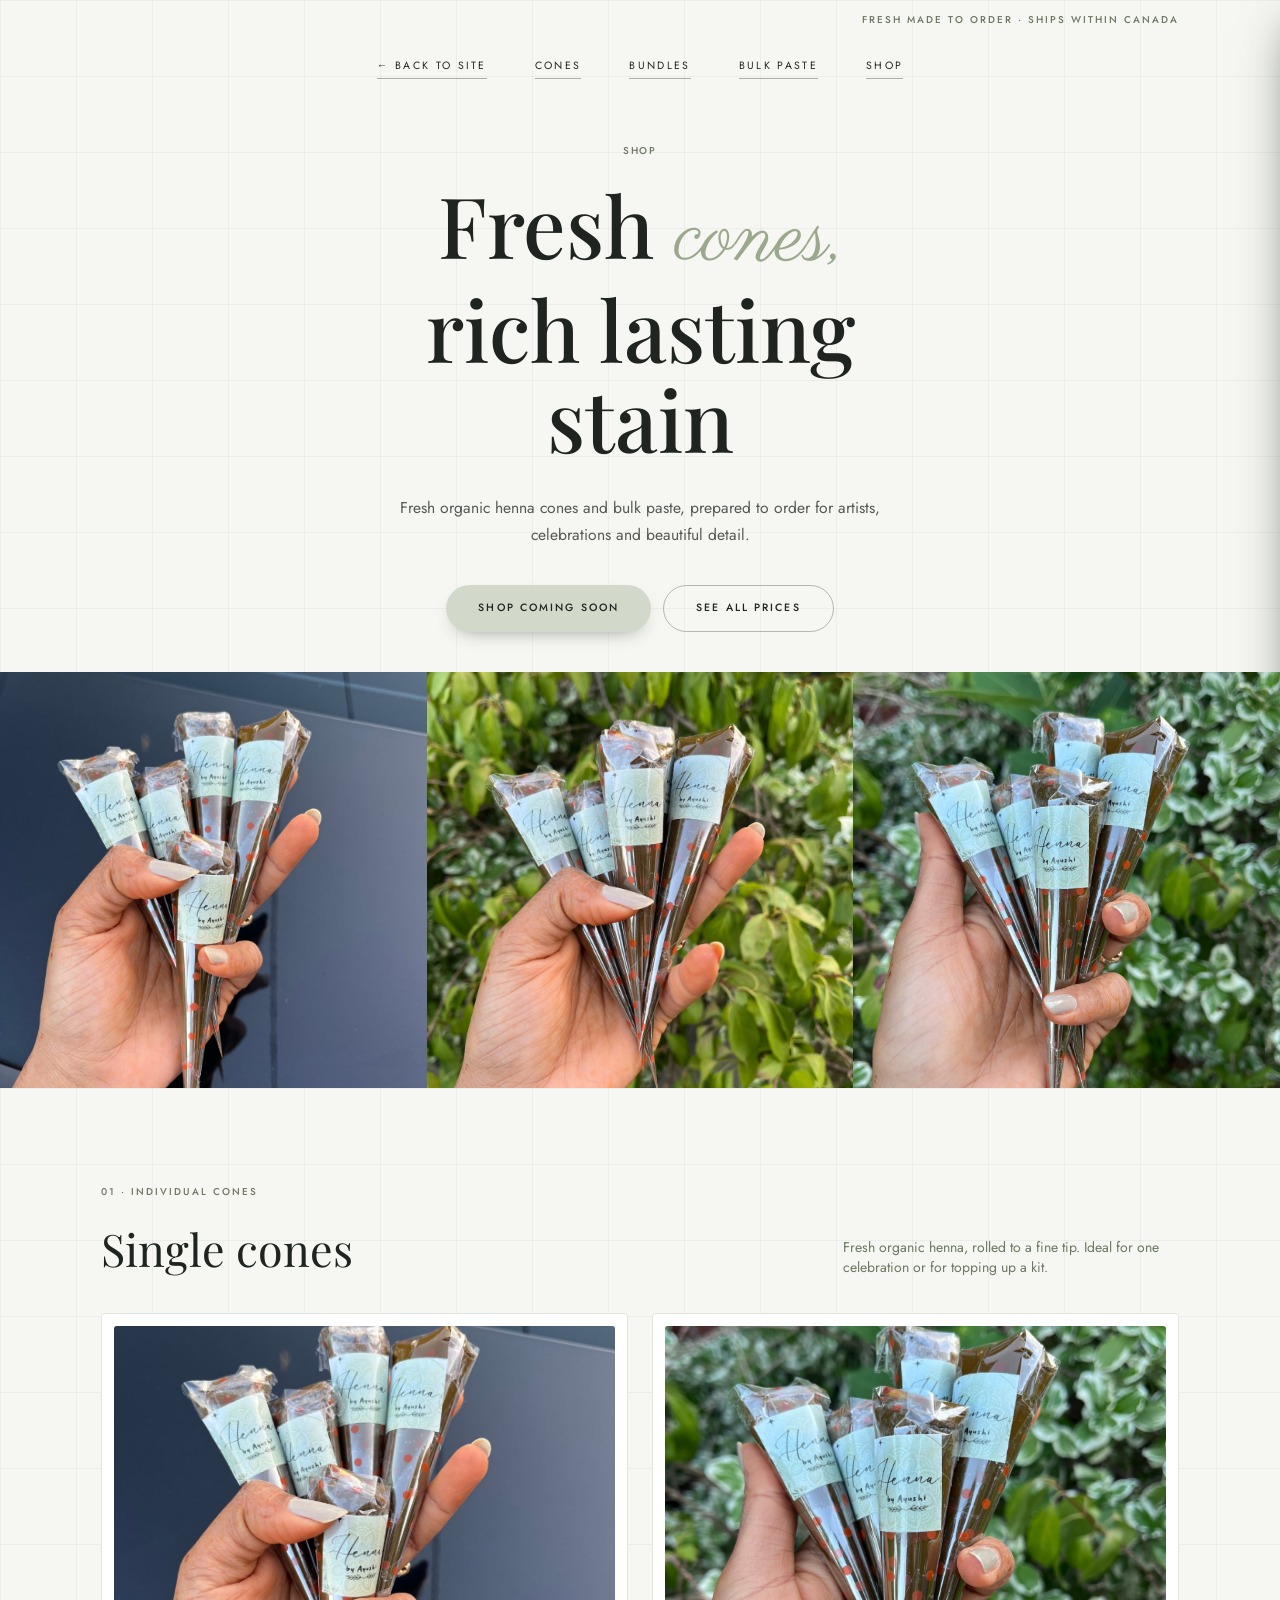
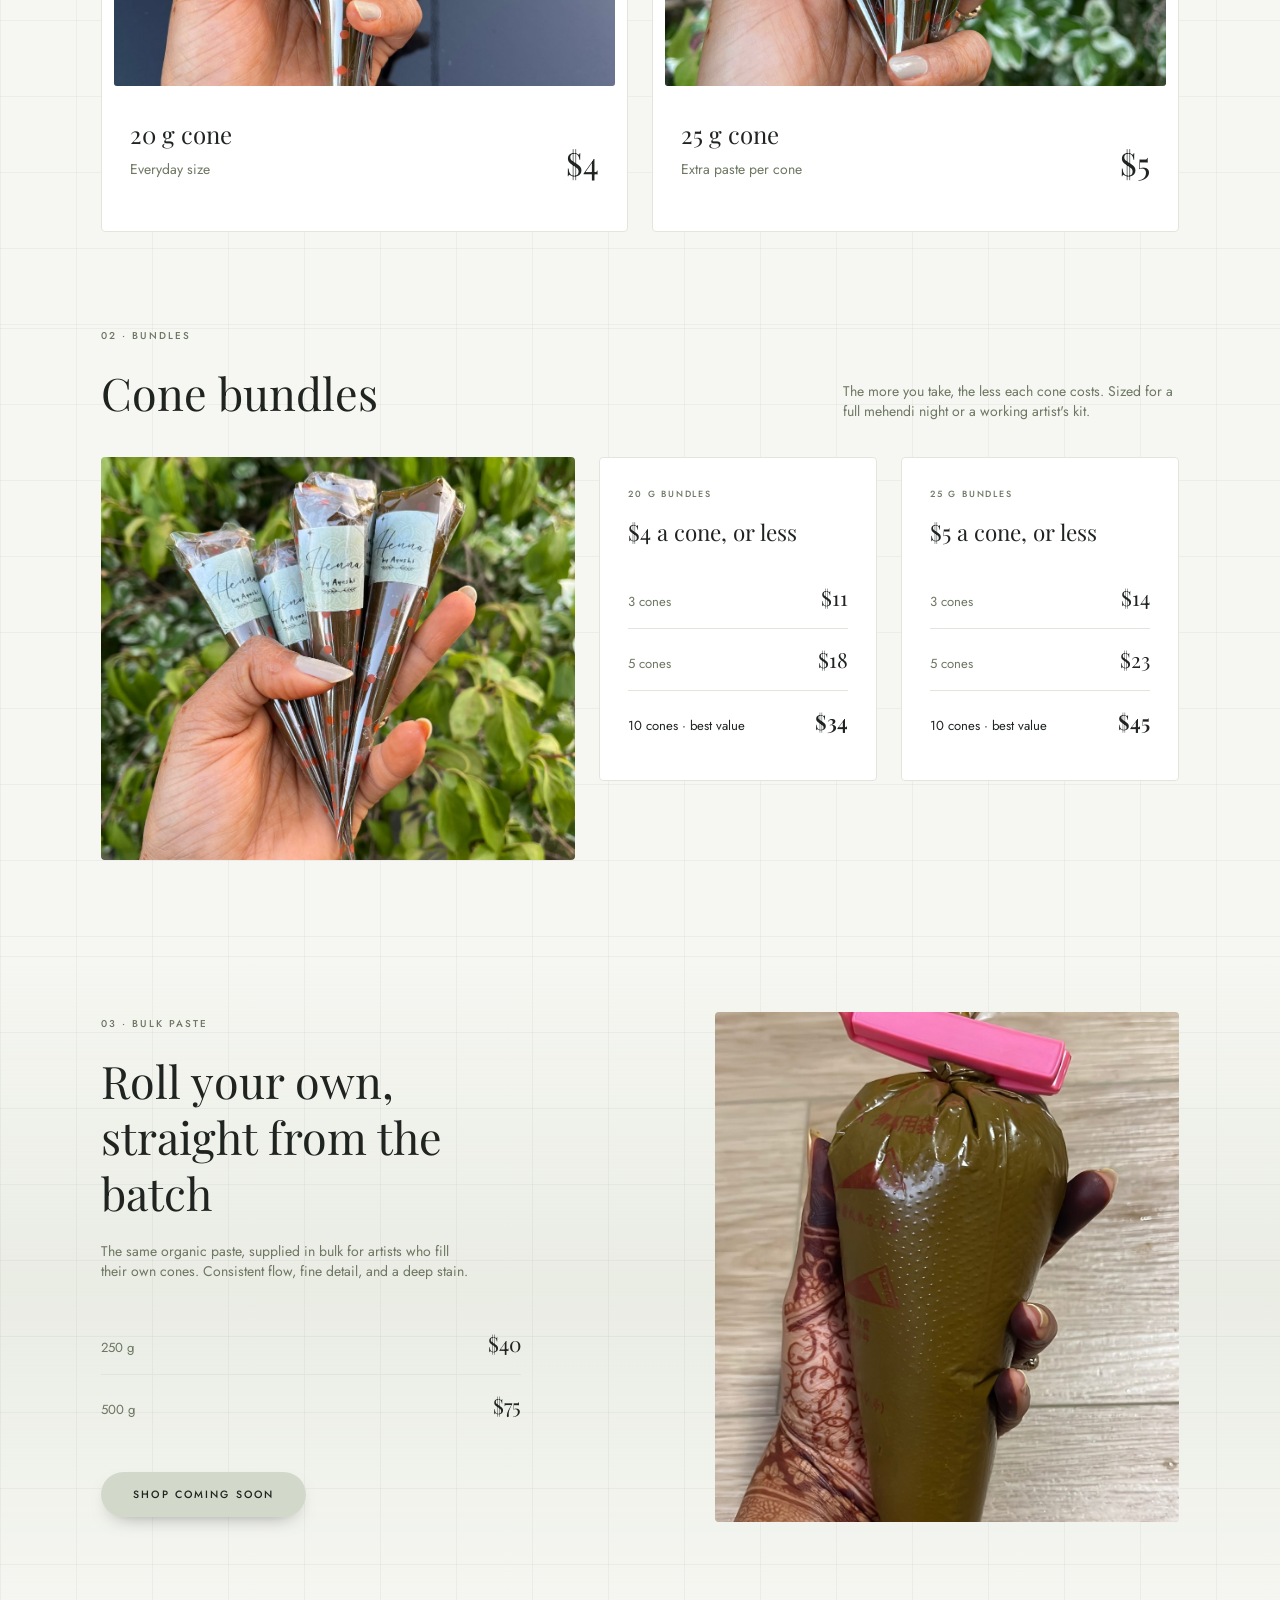
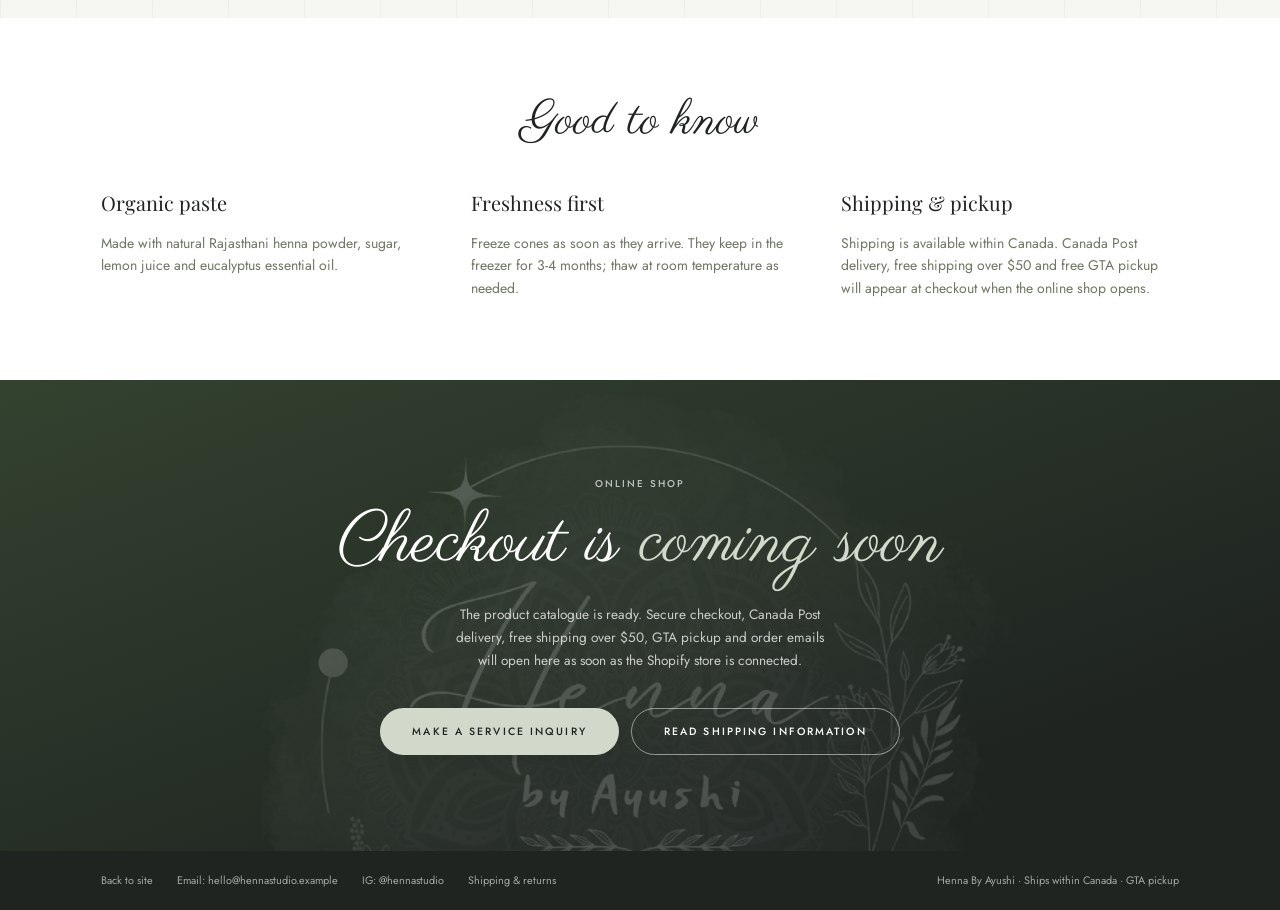
<file: cones.html>
<!DOCTYPE html>
<html lang="en">
<head>
<meta charset="UTF-8" />
<meta name="viewport" content="width=device-width, initial-scale=1.0" />
<title>Fresh Organic Henna Cones &amp; Bulk Paste | Henna By Ayushi</title>
<meta name="description" content="Fresh made-to-order organic henna cones and bulk paste, shipped within Canada or available for GTA pickup." />
<link rel="canonical" href="https://hennabyayushi.com/cones.html">
<meta name="theme-color" content="#F6F7F2">
<link rel="icon" type="image/png" sizes="192x192" href="assets/favicon-192.png">
<link rel="apple-touch-icon" href="assets/apple-touch-icon.png">

<meta property="og:type" content="website">
<meta property="og:site_name" content="Henna By Ayushi">
<meta property="og:locale" content="en_CA">
<meta property="og:url" content="https://hennabyayushi.com/cones.html">
<meta property="og:title" content="Fresh Organic Henna Cones & Bulk Paste | Henna By Ayushi">
<meta property="og:description" content="Fresh made-to-order organic henna cones and bulk paste, shipped within Canada or available for GTA pickup.">
<meta property="og:image" content="https://hennabyayushi.com/assets/og.jpg">
<meta property="og:image:width" content="1200">
<meta property="og:image:height" content="630">
<meta property="og:image:alt" content="Full bridal mehendi across both hands and forearms">

<meta name="twitter:card" content="summary_large_image">
<meta name="twitter:title" content="Fresh Organic Henna Cones & Bulk Paste | Henna By Ayushi">
<meta name="twitter:description" content="Fresh made-to-order organic henna cones and bulk paste, shipped within Canada or available for GTA pickup.">
<meta name="twitter:image" content="https://hennabyayushi.com/assets/og.jpg">
<link rel="preconnect" href="https://fonts.googleapis.com">
<link rel="preconnect" href="https://fonts.gstatic.com" crossorigin>
<link href="https://fonts.googleapis.com/css2?family=Playfair+Display:ital,wght@0,400;0,500;0,600;0,700;1,400;1,500&family=Caveat:wght@400;500;600&family=Parisienne&family=Jost:wght@300;400;500;600&display=swap" rel="stylesheet">
<link rel="stylesheet" href="assets/tailwind.css">
<style>
  :root{
    --cream:#F6F7F2; --shell:#FFFFFF; --blush:#D2D9CB; --rose:#9CA88C;
    --ink:#1F2421; --mute:#6D7762; --line:#E1E6DC;
    --ease:cubic-bezier(.22,1,.36,1);
    --pad:clamp(20px,4vw,56px);
  }
  *{box-sizing:border-box}
  html{scroll-behavior:smooth;overflow-x:hidden;-webkit-text-size-adjust:100%}
  body{
    margin:0;background:var(--cream);color:var(--ink);
    font-family:Jost,Avenir,sans-serif;font-weight:400;line-height:1.7;
    overflow-x:hidden;-webkit-font-smoothing:antialiased;
  }
  ::selection{background:var(--blush);color:var(--ink)}

  .grid-bg{position:relative}
  .grid-bg::before{
    content:"";position:absolute;inset:0;pointer-events:none;z-index:0;
    background-image:
      linear-gradient(rgba(31,36,33,.045) 1px,transparent 1px),
      linear-gradient(90deg,rgba(31,36,33,.045) 1px,transparent 1px);
    background-size:76px 76px;
  }
  .grid-bg > *{position:relative;z-index:1}

  .shell{max-width:1180px;margin:0 auto;padding-left:var(--pad);padding-right:var(--pad)}

  .eyebrow{font-size:.62rem;letter-spacing:.2em;text-transform:uppercase;font-weight:500;color:var(--mute)}
  .ser{font-family:"Playfair Display",Georgia,serif}
  .scr{font-family:Parisienne,cursive}
  .hnd{font-family:Caveat,cursive}

  .navlink{font-size:.66rem;letter-spacing:.22em;text-transform:uppercase;color:var(--ink);
    text-decoration:none;padding-bottom:3px;border-bottom:1px solid rgba(31,36,33,.35);
    transition:color .3s var(--ease),border-color .3s var(--ease)}
  .navlink:hover{color:#000;border-color:var(--rose)}
  .navlink:focus-visible{outline:2px solid var(--rose);outline-offset:5px}

  .ph{position:relative;overflow:hidden;background:#E1E6DC}
  .ph img{display:block;width:100%;height:100%;object-fit:cover;
    transition:transform 1s var(--ease)}
  .ph:hover img{transform:scale(1.045)}

  .pill{display:inline-flex;align-items:center;gap:.6rem;background:var(--blush);color:var(--ink);
    border-radius:999px;padding:.85rem 2rem;font-size:.66rem;letter-spacing:.2em;text-transform:uppercase;
    font-weight:500;text-decoration:none;box-shadow:0 8px 20px -12px rgba(31,36,33,.6);
    transition:transform .4s var(--ease),background-color .35s var(--ease),box-shadow .4s var(--ease)}
  .pill:hover{transform:translateY(-3px);background:var(--rose);box-shadow:0 14px 28px -14px rgba(31,36,33,.65)}
  .pill:active{transform:translateY(-1px)}
  .pill:focus-visible{outline:2px solid var(--ink);outline-offset:4px}

  .pill-ghost{background:transparent;color:#fff;border:1px solid rgba(255,255,255,.5);box-shadow:none}
  .pill-ghost:hover{background:rgba(246,247,242,.14);border-color:#fff;box-shadow:none}
  .pill-ghost:focus-visible{outline:2px solid var(--blush);outline-offset:4px}

  .pill-line{background:transparent;color:var(--ink);border:1px solid rgba(31,36,33,.3);box-shadow:none}
  .pill-line:hover{background:rgba(210,217,203,.5);border-color:var(--rose);box-shadow:none}

  .card{background:var(--shell);border:1px solid var(--line);border-radius:4px;
    transition:transform .5s var(--ease),box-shadow .5s var(--ease)}
  .card:hover{transform:translateY(-5px);box-shadow:0 16px 34px -22px rgba(31,36,33,.5)}

  .prow{display:flex;align-items:baseline;justify-content:space-between;gap:1rem;
    padding:.8rem 0;border-bottom:1px solid var(--line);
    transition:padding-left .35s var(--ease)}
  .prow:last-child{border-bottom:0}
  .prow:hover{padding-left:.4rem}
  .pname{font-size:.82rem;color:var(--mute)}
  .pval{font-family:"Playfair Display",Georgia,serif;font-size:1.3rem}

  .prow.hi .pname{color:var(--ink)}
  .prow.hi .pval{font-weight:600}
  .best{position:absolute;top:14px;right:14px;background:var(--blush);color:var(--ink);
    font-size:.52rem;letter-spacing:.16em;text-transform:uppercase;font-weight:500;
    padding:.35rem .7rem;border-radius:999px}

  /* ── shop controls ─────────────────────────────────────────── */
  /* Product quantities and the cart activate when Shopify checkout is connected. */
  .buy{display:none}
  .stepper{display:flex;align-items:center;border:1px solid rgba(31,36,33,.22);
    border-radius:999px;overflow:hidden;background:rgba(255,255,255,.6)}
  .stepper button{width:28px;height:28px;border:0;background:transparent;cursor:pointer;
    color:var(--ink);font-size:1rem;line-height:1;display:grid;place-items:center;
    transition:background-color .25s var(--ease)}
  .stepper button:hover{background:rgba(210,217,203,.7)}
  .stepper button:active{background:rgba(156,168,140,.5)}
  .stepper button:focus-visible{outline:2px solid var(--rose);outline-offset:-2px}
  .st-qty{min-width:26px;text-align:center;font-size:.8rem;font-variant-numeric:tabular-nums}
  .addbtn{border:1px solid var(--ink);background:var(--ink);color:var(--cream);
    border-radius:999px;padding:.42rem 1rem;font-size:.58rem;letter-spacing:.14em;
    text-transform:uppercase;font-weight:500;cursor:pointer;white-space:nowrap;
    transition:transform .3s var(--ease),background-color .3s var(--ease)}
  .addbtn:hover{transform:translateY(-2px);background:#2E3B30}
  .addbtn:active{transform:translateY(0)}
  .addbtn:focus-visible{outline:2px solid var(--rose);outline-offset:3px}
  .addbtn.done{background:var(--rose);border-color:var(--rose);color:var(--ink)}

  .prow{flex-wrap:wrap}
  .prow .pval{margin-left:auto}

  /* floating cart button */
  .cart-btn{position:fixed;right:20px;bottom:20px;z-index:70;
    display:none;align-items:center;gap:.6rem;
    background:var(--ink);color:var(--cream);border:0;cursor:pointer;
    border-radius:999px;padding:.9rem 1.4rem;font-size:.62rem;letter-spacing:.18em;
    text-transform:uppercase;font-weight:500;
    box-shadow:0 10px 30px -12px rgba(31,36,33,.75);
    transition:transform .4s var(--ease),background-color .3s var(--ease)}
  .cart-btn:hover{transform:translateY(-3px);background:#2E3B30}
  .cart-btn:focus-visible{outline:2px solid var(--rose);outline-offset:3px}
  .cart-count{display:grid;place-items:center;min-width:20px;height:20px;padding:0 5px;
    border-radius:999px;background:var(--blush);color:var(--ink);
    font-size:.6rem;letter-spacing:0;font-variant-numeric:tabular-nums}

  /* cart drawer */
  .cart-back{position:fixed;inset:0;z-index:80;background:rgba(31,36,33,.45);
    opacity:0;pointer-events:none;transition:opacity .45s var(--ease)}
  .cart-back.open{opacity:1;pointer-events:auto}
  .cart{position:fixed;top:0;right:0;bottom:0;z-index:90;width:min(420px,100%);
    background:var(--cream);border-left:1px solid var(--line);
    display:flex;flex-direction:column;
    transform:translateX(102%);transition:transform .5s var(--ease);
    box-shadow:-20px 0 50px -30px rgba(31,36,33,.8)}
  .cart.open{transform:none}
  .cart-head{display:flex;align-items:center;justify-content:space-between;gap:1rem;
    padding:22px 24px;border-bottom:1px solid var(--line)}
  .cart-close{width:34px;height:34px;border-radius:999px;border:1px solid rgba(31,36,33,.25);
    background:transparent;cursor:pointer;color:var(--ink);display:grid;place-items:center;
    font-size:1rem;line-height:1;transition:background-color .3s var(--ease)}
  .cart-close:hover{background:rgba(210,217,203,.6)}
  .cart-close:focus-visible{outline:2px solid var(--rose);outline-offset:2px}
  .cart-items{flex:1;overflow-y:auto;padding:8px 24px}
  .citem{display:flex;align-items:flex-start;gap:1rem;padding:16px 0;
    border-bottom:1px solid var(--line)}
  .citem:last-child{border-bottom:0}
  .citem-name{font-size:.86rem;line-height:1.4}
  .citem-unit{font-size:.7rem;color:var(--mute);margin-top:2px}
  .citem-right{margin-left:auto;text-align:right;flex:none}
  .citem-line{font-family:"Playfair Display",Georgia,serif;font-size:1.15rem}
  .citem-remove{background:transparent;border:0;cursor:pointer;color:var(--mute);
    font-size:.66rem;letter-spacing:.1em;text-transform:uppercase;padding:4px 0;margin-top:6px;
    transition:color .3s var(--ease)}
  .citem-remove:hover{color:var(--ink)}
  .citem-remove:focus-visible{outline:2px solid var(--rose);outline-offset:2px}
  .cart-empty{padding:40px 0;text-align:center;color:var(--mute);font-size:.85rem}
  .cart-foot{padding:20px 24px 24px;border-top:1px solid var(--line);background:rgba(255,255,255,.5)}
  .cart-total{display:flex;align-items:baseline;justify-content:space-between;margin-bottom:6px}
  .cart-total .amt{font-family:"Playfair Display",Georgia,serif;font-size:1.7rem}
  .cart-note{font-size:.7rem;color:var(--mute);line-height:1.5;margin:10px 0 16px}

  /* logo watermark behind the closing band */
  .footer-mark{position:absolute;inset:0;display:grid;place-items:center;
    pointer-events:none;z-index:0;overflow:hidden}
  .footer-mark img{width:min(760px,92vw);height:auto;display:block;opacity:.2}

  .rv{opacity:0;transform:translateY(22px);transition:opacity .9s var(--ease),transform .9s var(--ease)}
  .rv.in{opacity:1;transform:none}
  .hero-in{opacity:0;transform:translateY(18px);animation:rise 1s var(--ease) forwards}
  @keyframes rise{to{opacity:1;transform:none}}

  @media (prefers-reduced-motion:reduce){
    *{animation:none!important;transition-duration:.01ms!important}
    .rv,.hero-in{opacity:1;transform:none}
  }
</style>
</head>
<body>

<!-- ══ TOP BAR + NAV ════════════════════════════════════════════ -->
<div class="grid-bg">
  <div class="shell pt-3 pb-1 flex justify-end">
    <span class="eyebrow hero-in">Fresh made to order · Ships within Canada</span>
  </div>

  <nav class="shell pt-6 flex flex-wrap justify-center gap-x-6 sm:gap-x-9 md:gap-x-12 gap-y-3 hero-in"
       style="animation-delay:.06s" aria-label="Primary">
    <a class="navlink" href="index.html">← Back to site</a>
    <a class="navlink" href="#cones">Cones</a>
    <a class="navlink" href="#bundles">Bundles</a>
    <a class="navlink" href="#bulk">Bulk paste</a>
    <a class="navlink" href="#shop-status">Shop</a>
  </nav>

  <!-- ══ HERO ═══════════════════════════════════════════════════ -->
  <header class="shell pt-12 md:pt-16 pb-10 text-center">
    <p class="eyebrow hero-in" style="animation-delay:.1s">Shop</p>
    <h1 class="ser text-ink mx-auto max-w-[13ch] mt-5 text-[clamp(1.95rem,6.6vw,5.4rem)] leading-[1.06] font-medium">
      <span class="block hero-in" style="animation-delay:.16s">Fresh <span class="scr text-rose font-normal">cones,</span></span>
      <span class="block hero-in" style="animation-delay:.26s">rich lasting</span>
      <span class="block hero-in" style="animation-delay:.36s">stain</span>
    </h1>

    <p class="hero-in mx-auto mt-8 max-w-[54ch] text-[.98rem] text-ink/75" style="animation-delay:.46s">
      Fresh organic henna cones and bulk paste, prepared to order for artists, celebrations and beautiful detail.
    </p>

    <div class="hero-in mt-9 flex flex-wrap justify-center gap-3" style="animation-delay:.56s">
      <a class="pill" href="#shop-status">Shop coming soon</a>
      <a class="pill pill-line" href="#cones">See all prices</a>
    </div>
  </header>
</div>

<!-- ══ IMAGE BAND ═══════════════════════════════════════════════ -->
<section class="grid grid-cols-3 hero-in" style="animation-delay:.64s" aria-label="Organic henna cones">
  <div class="ph aspect-[4/3.9]"><img src="assets/cones-handful.jpg" alt="A handful of Henna By Ayushi cones" style="object-position:center 45%"></div>
  <div class="ph aspect-[4/3.9]"><img src="assets/cones-leaves.jpg" alt="Four henna cones held against green foliage" style="object-position:center 45%"></div>
  <div class="ph aspect-[4/3.9]"><img src="assets/cone-work.jpg" alt="Five henna cones held against variegated leaves" style="object-position:center 45%"></div>
</section>

<!-- ══ INDIVIDUAL CONES ═════════════════════════════════════════ -->
<section id="cones" class="grid-bg py-16 md:py-24 scroll-mt-8">
  <div class="shell">
    <div class="flex flex-wrap items-end justify-between gap-6 rv">
      <div>
        <p class="eyebrow">01 · Individual cones</p>
        <h2 class="ser mt-5 text-[clamp(1.9rem,3.6vw,2.8rem)] leading-tight">Single cones</h2>
      </div>
      <p class="text-sm text-mute max-w-[42ch]">
        Fresh organic henna, rolled to a fine tip. Ideal for one celebration or for topping up a kit.
      </p>
    </div>

    <div class="mt-9 grid sm:grid-cols-2 gap-6">
      <article class="card overflow-hidden rv">
        <div class="p-3 pb-0">
          <div class="ph rounded-[3px] aspect-[5/3.6]">
            <img src="assets/cones-handful.jpg" alt="20 gram organic henna cone" style="object-position:center 42%" loading="lazy">
          </div>
        </div>
        <div class="p-7">
          <div class="flex items-end justify-between gap-4">
            <div>
              <h3 class="ser text-[1.5rem]">20 g cone</h3>
              <p class="text-sm text-mute mt-1">Everyday size</p>
            </div>
            <p class="ser text-[2rem] leading-none">$4</p>
          </div>
          <div class="mt-6 flex justify-end">
            <span class="buy" data-sku="c20" data-name="20 g cone" data-price="4">
                <span class="stepper"><button type="button" class="st-minus" aria-label="Fewer 20 g cone">&minus;</button><span class="st-qty">1</span><button type="button" class="st-plus" aria-label="More 20 g cone">+</button></span>
                <button type="button" class="addbtn">Add</button>
              </span>
          </div>
        </div>
      </article>

      <article class="card overflow-hidden rv" style="transition-delay:.08s">
        <div class="p-3 pb-0">
          <div class="ph rounded-[3px] aspect-[5/3.6]">
            <img src="assets/cone-work.jpg" alt="25 gram organic henna cone" style="object-position:center 42%" loading="lazy">
          </div>
        </div>
        <div class="p-7">
          <div class="flex items-end justify-between gap-4">
            <div>
              <h3 class="ser text-[1.5rem]">25 g cone</h3>
              <p class="text-sm text-mute mt-1">Extra paste per cone</p>
            </div>
            <p class="ser text-[2rem] leading-none">$5</p>
          </div>
          <div class="mt-6 flex justify-end">
            <span class="buy" data-sku="c25" data-name="25 g cone" data-price="5">
                <span class="stepper"><button type="button" class="st-minus" aria-label="Fewer 25 g cone">&minus;</button><span class="st-qty">1</span><button type="button" class="st-plus" aria-label="More 25 g cone">+</button></span>
                <button type="button" class="addbtn">Add</button>
              </span>
          </div>
        </div>
      </article>
    </div>
  </div>
</section>

<!-- ══ BUNDLES ══════════════════════════════════════════════════ -->
<section id="bundles" class="grid-bg pb-16 md:pb-24 scroll-mt-8">
  <div class="shell">
    <div class="flex flex-wrap items-end justify-between gap-6 rv">
      <div>
        <p class="eyebrow">02 · Bundles</p>
        <h2 class="ser mt-5 text-[clamp(1.9rem,3.6vw,2.8rem)] leading-tight">Cone bundles</h2>
      </div>
      <p class="text-sm text-mute max-w-[42ch]">
        The more you take, the less each cone costs. Sized for a full mehendi night or a working artist's kit.
      </p>
    </div>

    <div class="mt-9 grid lg:grid-cols-[.9fr_1.1fr] gap-6 items-start">
      <div class="ph rounded-[4px] aspect-[4/3.4] rv">
        <img src="assets/cones-leaves.jpg" alt="A bundle of henna cones held against green leaves" loading="lazy">
      </div>

      <div class="grid sm:grid-cols-2 gap-6">
        <article class="card relative p-7 rv" style="transition-delay:.06s">
          <p class="eyebrow !text-[.56rem]">20 g bundles</p>
          <h3 class="ser text-[1.4rem] mt-3 mb-4">$4 a cone, or less</h3>
          <div>
            <div class="prow"><span class="pname">3 cones</span><span class="pval">$11</span>
              <span class="buy" data-sku="b20-3" data-name="20 g bundle · 3 cones" data-price="11">
                <span class="stepper"><button type="button" class="st-minus" aria-label="Fewer 20 g bundle · 3 cones">&minus;</button><span class="st-qty">1</span><button type="button" class="st-plus" aria-label="More 20 g bundle · 3 cones">+</button></span>
                <button type="button" class="addbtn">Add</button>
              </span></div>
            <div class="prow"><span class="pname">5 cones</span><span class="pval">$18</span>
              <span class="buy" data-sku="b20-5" data-name="20 g bundle · 5 cones" data-price="18">
                <span class="stepper"><button type="button" class="st-minus" aria-label="Fewer 20 g bundle · 5 cones">&minus;</button><span class="st-qty">1</span><button type="button" class="st-plus" aria-label="More 20 g bundle · 5 cones">+</button></span>
                <button type="button" class="addbtn">Add</button>
              </span></div>
            <div class="prow hi"><span class="pname">10 cones · best value</span><span class="pval">$34</span>
              <span class="buy" data-sku="b20-10" data-name="20 g bundle · 10 cones" data-price="34">
                <span class="stepper"><button type="button" class="st-minus" aria-label="Fewer 20 g bundle · 10 cones">&minus;</button><span class="st-qty">1</span><button type="button" class="st-plus" aria-label="More 20 g bundle · 10 cones">+</button></span>
                <button type="button" class="addbtn">Add</button>
              </span></div>
          </div>
        </article>

        <article class="card relative p-7 rv" style="transition-delay:.14s">
          <p class="eyebrow !text-[.56rem]">25 g bundles</p>
          <h3 class="ser text-[1.4rem] mt-3 mb-4">$5 a cone, or less</h3>
          <div>
            <div class="prow"><span class="pname">3 cones</span><span class="pval">$14</span>
              <span class="buy" data-sku="b25-3" data-name="25 g bundle · 3 cones" data-price="14">
                <span class="stepper"><button type="button" class="st-minus" aria-label="Fewer 25 g bundle · 3 cones">&minus;</button><span class="st-qty">1</span><button type="button" class="st-plus" aria-label="More 25 g bundle · 3 cones">+</button></span>
                <button type="button" class="addbtn">Add</button>
              </span></div>
            <div class="prow"><span class="pname">5 cones</span><span class="pval">$23</span>
              <span class="buy" data-sku="b25-5" data-name="25 g bundle · 5 cones" data-price="23">
                <span class="stepper"><button type="button" class="st-minus" aria-label="Fewer 25 g bundle · 5 cones">&minus;</button><span class="st-qty">1</span><button type="button" class="st-plus" aria-label="More 25 g bundle · 5 cones">+</button></span>
                <button type="button" class="addbtn">Add</button>
              </span></div>
            <div class="prow hi"><span class="pname">10 cones · best value</span><span class="pval">$45</span>
              <span class="buy" data-sku="b25-10" data-name="25 g bundle · 10 cones" data-price="45">
                <span class="stepper"><button type="button" class="st-minus" aria-label="Fewer 25 g bundle · 10 cones">&minus;</button><span class="st-qty">1</span><button type="button" class="st-plus" aria-label="More 25 g bundle · 10 cones">+</button></span>
                <button type="button" class="addbtn">Add</button>
              </span></div>
          </div>
        </article>
      </div>
    </div>
  </div>
</section>

<!-- ══ BULK PASTE ═══════════════════════════════════════════════ -->
<section id="bulk" class="grid-bg pb-16 md:pb-24 scroll-mt-8"
         style="background:linear-gradient(180deg,transparent,rgba(210,217,203,.35),transparent)">
  <div class="shell pt-14">
    <div class="grid lg:grid-cols-[1.1fr_.9fr] gap-8 lg:gap-12 items-center">
      <div class="rv">
        <p class="eyebrow">03 · Bulk paste</p>
        <h2 class="ser mt-5 text-[clamp(1.9rem,3.6vw,2.8rem)] leading-tight max-w-[16ch]">
          Roll your own, straight from the batch
        </h2>
        <p class="text-sm text-mute mt-5 max-w-[46ch]">
          The same organic paste, supplied in bulk for artists who fill their own cones. Consistent flow,
          fine detail, and a deep stain.
        </p>

        <div class="mt-8 max-w-[420px]">
          <div class="prow"><span class="pname">250 g</span><span class="pval">$40</span>
              <span class="buy" data-sku="bulk-250" data-name="Bulk paste · 250 g" data-price="40">
                <span class="stepper"><button type="button" class="st-minus" aria-label="Fewer Bulk paste · 250 g">&minus;</button><span class="st-qty">1</span><button type="button" class="st-plus" aria-label="More Bulk paste · 250 g">+</button></span>
                <button type="button" class="addbtn">Add</button>
              </span></div>
          <div class="prow"><span class="pname">500 g</span><span class="pval">$75</span>
              <span class="buy" data-sku="bulk-500" data-name="Bulk paste · 500 g" data-price="75">
                <span class="stepper"><button type="button" class="st-minus" aria-label="Fewer Bulk paste · 500 g">&minus;</button><span class="st-qty">1</span><button type="button" class="st-plus" aria-label="More Bulk paste · 500 g">+</button></span>
                <button type="button" class="addbtn">Add</button>
              </span></div>
        </div>

        <a class="pill mt-9" href="#shop-status">Shop coming soon</a>
      </div>

      <div class="ph rounded-[4px] aspect-[4/4.4] rv" style="transition-delay:.08s">
        <img src="assets/cones-bulk.jpg" alt="A large piping bag of bulk organic henna paste" style="object-position:center 40%" loading="lazy">
      </div>
    </div>
  </div>
</section>

<!-- ══ NOTES ════════════════════════════════════════════════════ -->
<section class="bg-shell py-14 md:py-20">
  <div class="shell">
    <h2 class="scr text-center text-[clamp(2rem,4.4vw,3rem)] leading-none rv">Good to know</h2>

    <div class="mt-10 grid md:grid-cols-3 gap-8">
      <div class="rv">
        <p class="ser text-[1.25rem]">Organic paste</p>
        <p class="text-sm text-mute mt-3 leading-relaxed">
          Made with natural Rajasthani henna powder, sugar, lemon juice and eucalyptus essential oil.
        </p>
      </div>
      <div class="rv" style="transition-delay:.08s">
        <p class="ser text-[1.25rem]">Freshness first</p>
        <p class="text-sm text-mute mt-3 leading-relaxed">
          Freeze cones as soon as they arrive. They keep in the freezer for 3-4 months; thaw at room temperature as needed.
        </p>
      </div>
      <div class="rv" style="transition-delay:.16s">
        <p class="ser text-[1.25rem]">Shipping &amp; pickup</p>
        <p class="text-sm text-mute mt-3 leading-relaxed">
          Shipping is available within Canada. Canada Post delivery, free shipping over $50 and free GTA pickup will appear at checkout when the online shop opens.
        </p>
      </div>
    </div>
  </div>
</section>

<!-- ══ ORDER ════════════════════════════════════════════════════ -->
<section id="shop-status" class="relative scroll-mt-8 overflow-hidden" style="background:linear-gradient(160deg,#33422F,#1F2421 78%)">
  <div class="footer-mark" aria-hidden="true">
    <img src="assets/logo-watermark.png" alt="" loading="lazy">
  </div>
  <div class="relative z-10 min-h-[380px] py-24 grid place-items-center text-center px-6">
    <div>
      <p class="eyebrow !text-white/70 rv">Online shop</p>
      <h2 class="scr text-white text-[clamp(2.4rem,6vw,4.4rem)] leading-none mt-4 rv" style="transition-delay:.06s">
        Checkout is <span class="text-blush">coming soon</span>
      </h2>
      <p class="text-white/75 text-[.85rem] mt-6 max-w-[48ch] mx-auto rv" style="transition-delay:.12s">
        The product catalogue is ready. Secure checkout, Canada Post delivery, free shipping over $50, GTA pickup and order emails will open here as soon as the Shopify store is connected.
      </p>
      <div class="mt-9 flex flex-wrap justify-center gap-3 rv" style="transition-delay:.18s">
        <a class="pill" href="index.html#contact">Make a service inquiry</a>
        <a class="pill pill-ghost" href="policies.html">Read shipping information</a>
      </div>
    </div>
  </div>
</section>

<!-- ══ FOOTER ═══════════════════════════════════════════════════ -->
<footer class="bg-ink text-white/60">
  <div class="shell py-5 flex flex-wrap items-center justify-between gap-4 text-[.68rem]">
    <div class="flex gap-6">
      <a class="hover:text-white transition-colors duration-300 focus-visible:outline focus-visible:outline-2 focus-visible:outline-offset-4 focus-visible:outline-blush" href="index.html">Back to site</a>
      <span>Email: hello@hennastudio.example</span>
      <span>IG: @hennastudio</span>
      <a class="hover:text-white transition-colors duration-300 focus-visible:outline focus-visible:outline-2 focus-visible:outline-offset-4 focus-visible:outline-blush" href="policies.html">Shipping &amp; returns</a>
    </div>
    <p>Henna By Ayushi · Ships within Canada · GTA pickup</p>
  </div>
</footer>

<script>
  const io = new IntersectionObserver((es) => {
    es.forEach(e => { if (e.isIntersecting) { e.target.classList.add('in'); io.unobserve(e.target); } });
  }, {rootMargin:'0px 0px -10% 0px', threshold:.1});
  document.querySelectorAll('.rv').forEach(el => io.observe(el));
</script>

<!-- ══ CART ═════════════════════════════════════════════════════ -->
<button type="button" class="cart-btn" id="cart-open" aria-haspopup="dialog" aria-controls="cart">
  Cart <span class="cart-count" id="cart-count">0</span>
</button>

<div class="cart-back" id="cart-back" hidden></div>

<aside class="cart" id="cart" role="dialog" aria-modal="true" aria-label="Your order" aria-hidden="true">
  <div class="cart-head">
    <div>
      <p class="eyebrow">Your order</p>
      <p class="ser text-[1.5rem] leading-tight mt-1">Organic henna</p>
    </div>
    <button type="button" class="cart-close" id="cart-close" aria-label="Close cart">&#10005;</button>
  </div>

  <div class="cart-items" id="cart-items"></div>

  <div class="cart-foot">
    <div class="cart-total">
      <span class="eyebrow">Total</span>
      <span class="amt" id="cart-total">$0</span>
    </div>
    <p class="cart-note">
      All prices are in Canadian dollars. Send an inquiry and Ayushi will confirm availability, shipping or pickup, and payment before anything is charged.
    </p>
    <button type="button" class="pill w-full justify-center" id="cart-send">Send product inquiry</button>
    <span class="pill pill-line w-full justify-center mt-3" aria-disabled="true">Social link coming soon</span>
  </div>
</aside>

<script>
(function () {
  const KEY = 'hba-cart';
  const money = n => '$' + n.toFixed(2).replace(/\.00$/, '');
  let cart = [];
  try { cart = JSON.parse(localStorage.getItem(KEY)) || []; } catch (e) { cart = []; }

  const elItems = document.getElementById('cart-items');
  const elTotal = document.getElementById('cart-total');
  const elCount = document.getElementById('cart-count');
  const drawer  = document.getElementById('cart');
  const back    = document.getElementById('cart-back');
  const openBtn = document.getElementById('cart-open');
  const closeBtn = document.getElementById('cart-close');

  const save  = () => { try { localStorage.setItem(KEY, JSON.stringify(cart)); } catch (e) {} };
  const total = () => cart.reduce((s, i) => s + i.price * i.qty, 0);
  const count = () => cart.reduce((s, i) => s + i.qty, 0);
  const esc   = s => String(s).replace(/[&<>"]/g, c => ({'&':'&amp;','<':'&lt;','>':'&gt;','"':'&quot;'}[c]));

  function render() {
    elCount.textContent = count();
    elTotal.textContent = money(total());
    if (!cart.length) {
      elItems.innerHTML = '<p class="cart-empty">Nothing here yet · add cones, bundles or bulk paste.</p>';
      return;
    }
    elItems.innerHTML = cart.map((i, n) =>
      '<div class="citem">' +
        '<div>' +
          '<p class="citem-name">' + esc(i.name) + '</p>' +
          '<p class="citem-unit">' + money(i.price) + ' each</p>' +
          '<span class="stepper" style="display:inline-flex;margin-top:8px">' +
            '<button type="button" data-act="dec" data-i="' + n + '" aria-label="Fewer">&minus;</button>' +
            '<span class="st-qty">' + i.qty + '</span>' +
            '<button type="button" data-act="inc" data-i="' + n + '" aria-label="More">+</button>' +
          '</span>' +
        '</div>' +
        '<div class="citem-right">' +
          '<p class="citem-line">' + money(i.price * i.qty) + '</p>' +
          '<button type="button" class="citem-remove" data-act="del" data-i="' + n + '">Remove</button>' +
        '</div>' +
      '</div>').join('');
  }

  function add(sku, name, price, qty) {
    const found = cart.find(i => i.sku === sku);
    if (found) found.qty += qty; else cart.push({ sku: sku, name: name, price: price, qty: qty });
    save(); render();
  }

  // product controls
  document.querySelectorAll('.buy').forEach(box => {
    const qtyEl = box.querySelector('.st-qty');
    const get = () => parseInt(qtyEl.textContent, 10) || 1;
    box.querySelector('.st-minus').addEventListener('click', () => { qtyEl.textContent = Math.max(1, get() - 1); });
    box.querySelector('.st-plus').addEventListener('click',  () => { qtyEl.textContent = Math.min(99, get() + 1); });
    const btn = box.querySelector('.addbtn');
    btn.addEventListener('click', () => {
      add(box.dataset.sku, box.dataset.name, Number(box.dataset.price), get());
      qtyEl.textContent = '1';
      btn.textContent = 'Added';
      btn.classList.add('done');
      clearTimeout(btn._t);
      btn._t = setTimeout(() => { btn.textContent = 'Add'; btn.classList.remove('done'); }, 1400);
    });
  });

  // cart line controls
  elItems.addEventListener('click', (e) => {
    const b = e.target.closest('button[data-act]');
    if (!b) return;
    const i = Number(b.dataset.i);
    if (b.dataset.act === 'inc') cart[i].qty++;
    if (b.dataset.act === 'dec') { cart[i].qty--; if (cart[i].qty < 1) cart.splice(i, 1); }
    if (b.dataset.act === 'del') cart.splice(i, 1);
    save(); render();
  });

  // open / close
  let lastFocus = null;
  function open() {
    lastFocus = document.activeElement;
    drawer.classList.add('open');
    drawer.setAttribute('aria-hidden', 'false');
    back.hidden = false;
    requestAnimationFrame(() => back.classList.add('open'));
    closeBtn.focus();
  }
  function close() {
    drawer.classList.remove('open');
    drawer.setAttribute('aria-hidden', 'true');
    back.classList.remove('open');
    setTimeout(() => { back.hidden = true; }, 450);
    if (lastFocus) lastFocus.focus();
  }
  openBtn.addEventListener('click', open);
  closeBtn.addEventListener('click', close);
  back.addEventListener('click', close);
  document.addEventListener('keydown', e => {
    if (e.key === 'Escape' && drawer.classList.contains('open')) close();
  });

  // send the order
  document.getElementById('cart-send').addEventListener('click', () => {
    if (!cart.length) return;
    const lines = cart.map(i => i.qty + ' x ' + i.name + ' · ' + money(i.price * i.qty)).join('\n');
    const body = [
      'I would like to inquire about:', '', lines, '',
      'Total: ' + money(total()), '',
      'Name:', 'Shipping address:', 'Phone:'
    ].join('\n');
    window.location.href = 'mailto:hello@hennastudio.example'
      + '?subject=' + encodeURIComponent('Henna product inquiry')
      + '&body=' + encodeURIComponent(body);
  });

  render();
})();

</script>
</body>
</html>
</file>
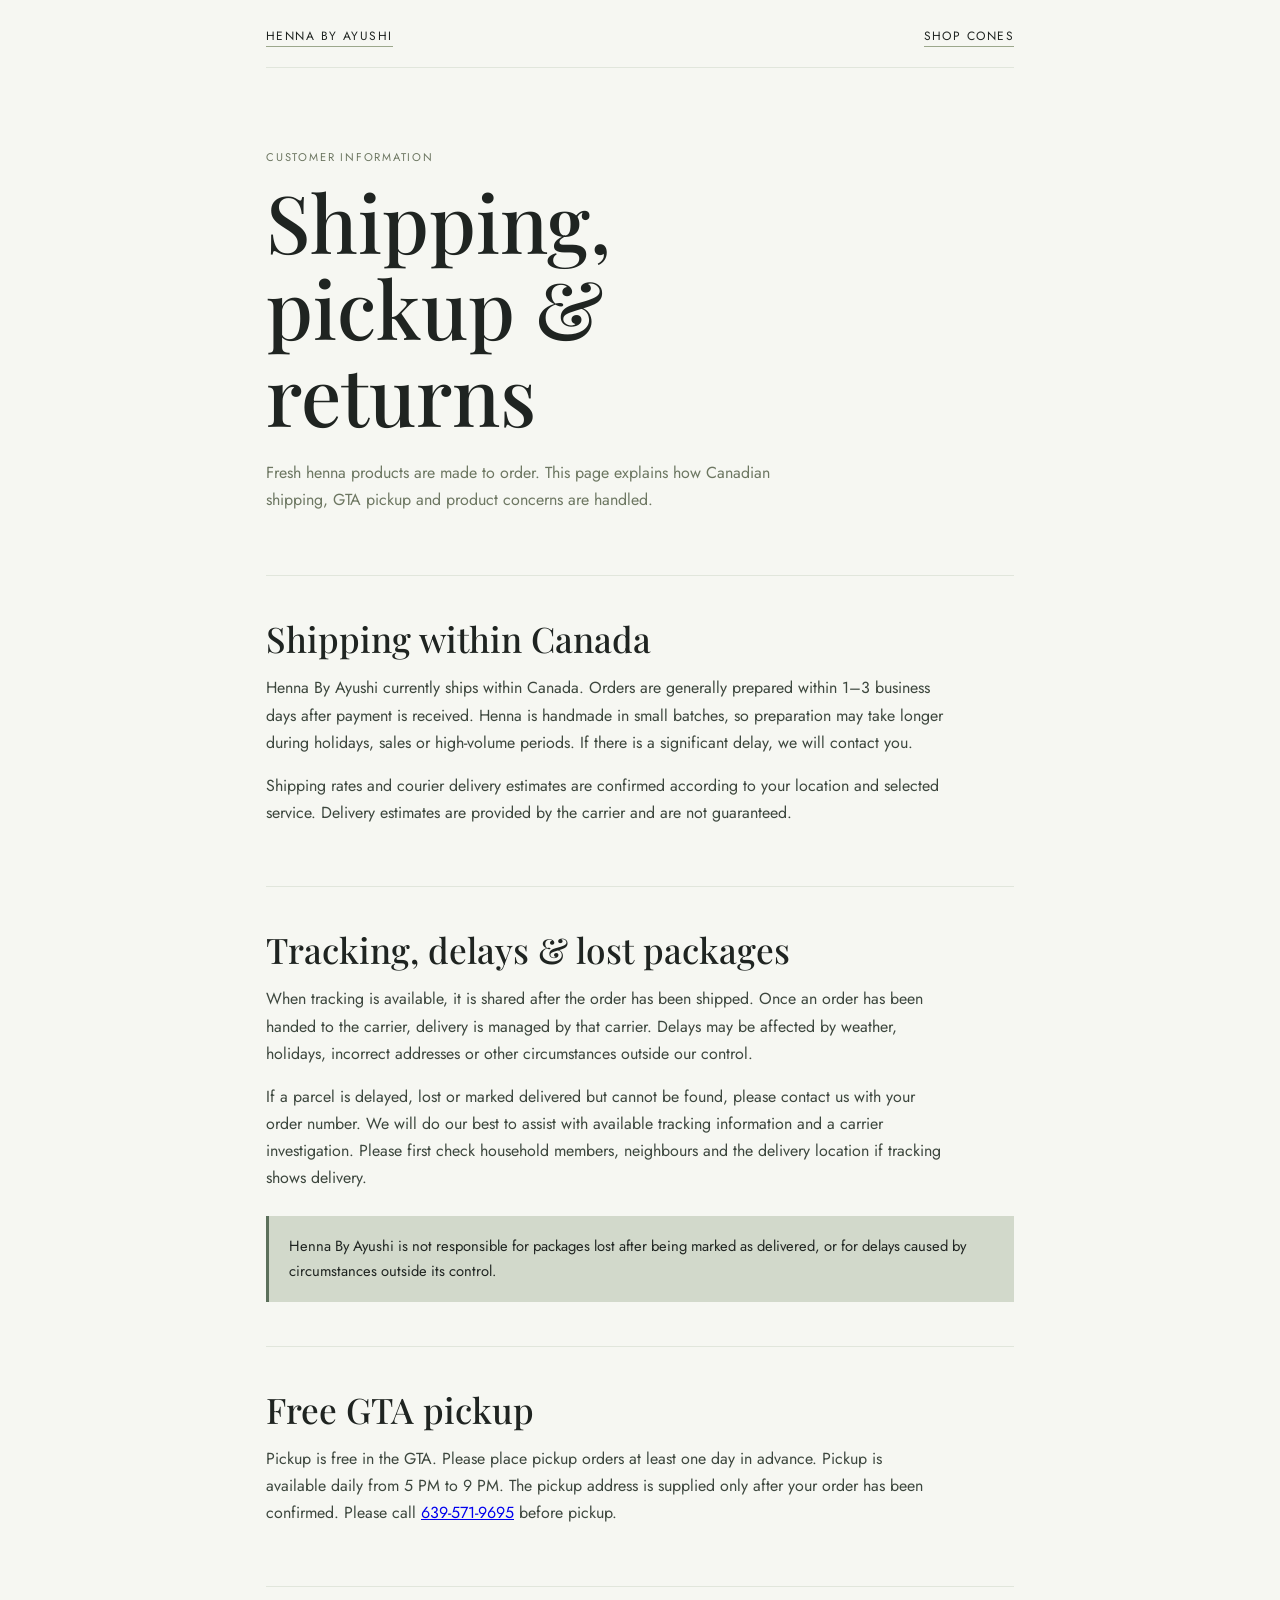
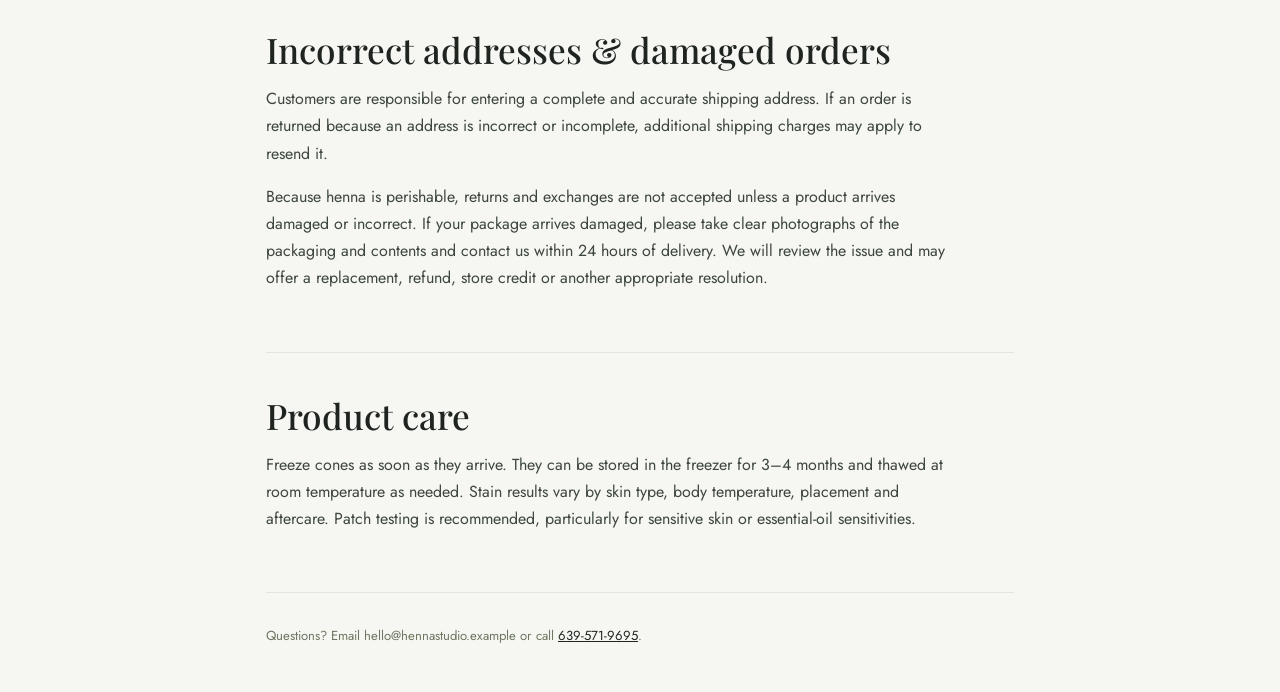
<file: policies.html>
<!DOCTYPE html>
<html lang="en">
<head>
<meta charset="UTF-8">
<meta name="viewport" content="width=device-width, initial-scale=1.0">
<title>Shipping &amp; Return Policy | Henna By Ayushi</title>
<meta name="description" content="Shipping, GTA pickup and damaged-order information for Henna By Ayushi products.">
<link rel="canonical" href="https://hennabyayushi.com/policies.html">
<meta name="theme-color" content="#F6F7F2">
<link rel="icon" type="image/png" sizes="192x192" href="assets/favicon-192.png">
<link rel="preconnect" href="https://fonts.googleapis.com">
<link rel="preconnect" href="https://fonts.gstatic.com" crossorigin>
<link href="https://fonts.googleapis.com/css2?family=Playfair+Display:wght@400;500;600&family=Jost:wght@400;500;600&display=swap" rel="stylesheet">
<style>
  :root{--paper:#F6F7F2;--white:#fff;--sage:#9CA88C;--tint:#D2D9CB;--ink:#1F2421;--muted:#6D7762;--line:#E1E6DC}
  *{box-sizing:border-box}html{scroll-behavior:smooth}body{margin:0;background:var(--paper);color:var(--ink);font:400 16px/1.7 Jost,Avenir,sans-serif;-webkit-font-smoothing:antialiased}.shell{max-width:860px;margin:auto;padding:0 clamp(20px,5vw,56px)}.nav{padding:26px 0 20px;display:flex;justify-content:space-between;gap:18px;align-items:center}.nav a{color:var(--ink);text-decoration:none;font-size:.75rem;letter-spacing:.12em;text-transform:uppercase;border-bottom:1px solid var(--sage)}.eyebrow{color:var(--muted);font-size:.7rem;letter-spacing:.16em;text-transform:uppercase}.hero{padding:68px 0 62px;border-top:1px solid var(--line)}h1,h2{font-family:"Playfair Display",Georgia,serif;font-weight:500;line-height:1.08;margin:0}h1{font-size:clamp(2.6rem,7vw,5rem);max-width:12ch}h2{font-size:clamp(1.55rem,3vw,2.2rem)}.intro{max-width:56ch;color:var(--muted);margin:22px 0 0}.policy{padding:44px 0;border-top:1px solid var(--line)}.policy p,.policy li{max-width:68ch;color:#3D473E}.policy ul{padding-left:20px}.notice{margin-top:24px;padding:18px 20px;background:var(--tint);border-left:3px solid #5C705B;color:var(--ink);font-size:.92rem}.footer{padding:32px 0 45px;border-top:1px solid var(--line);font-size:.82rem;color:var(--muted)}.footer a{color:var(--ink)}
  @media (prefers-reduced-motion:reduce){html{scroll-behavior:auto}}
</style>
</head>
<body>
  <main class="shell">
    <nav class="nav" aria-label="Policy navigation"><a href="index.html">Henna By Ayushi</a><a href="cones.html">Shop cones</a></nav>
    <header class="hero"><p class="eyebrow">Customer information</p><h1>Shipping, pickup &amp; returns</h1><p class="intro">Fresh henna products are made to order. This page explains how Canadian shipping, GTA pickup and product concerns are handled.</p></header>

    <section class="policy"><h2>Shipping within Canada</h2><p>Henna By Ayushi currently ships within Canada. Orders are generally prepared within 1–3 business days after payment is received. Henna is handmade in small batches, so preparation may take longer during holidays, sales or high-volume periods. If there is a significant delay, we will contact you.</p><p>Shipping rates and courier delivery estimates are confirmed according to your location and selected service. Delivery estimates are provided by the carrier and are not guaranteed.</p></section>
    <section class="policy"><h2>Tracking, delays &amp; lost packages</h2><p>When tracking is available, it is shared after the order has been shipped. Once an order has been handed to the carrier, delivery is managed by that carrier. Delays may be affected by weather, holidays, incorrect addresses or other circumstances outside our control.</p><p>If a parcel is delayed, lost or marked delivered but cannot be found, please contact us with your order number. We will do our best to assist with available tracking information and a carrier investigation. Please first check household members, neighbours and the delivery location if tracking shows delivery.</p><div class="notice">Henna By Ayushi is not responsible for packages lost after being marked as delivered, or for delays caused by circumstances outside its control.</div></section>
    <section class="policy"><h2>Free GTA pickup</h2><p>Pickup is free in the GTA. Please place pickup orders at least one day in advance. Pickup is available daily from 5 PM to 9 PM. The pickup address is supplied only after your order has been confirmed. Please call <a href="tel:+16395719695">639-571-9695</a> before pickup.</p></section>
    <section class="policy"><h2>Incorrect addresses &amp; damaged orders</h2><p>Customers are responsible for entering a complete and accurate shipping address. If an order is returned because an address is incorrect or incomplete, additional shipping charges may apply to resend it.</p><p>Because henna is perishable, returns and exchanges are not accepted unless a product arrives damaged or incorrect. If your package arrives damaged, please take clear photographs of the packaging and contents and contact us within 24 hours of delivery. We will review the issue and may offer a replacement, refund, store credit or another appropriate resolution.</p></section>
    <section class="policy"><h2>Product care</h2><p>Freeze cones as soon as they arrive. They can be stored in the freezer for 3–4 months and thawed at room temperature as needed. Stain results vary by skin type, body temperature, placement and aftercare. Patch testing is recommended, particularly for sensitive skin or essential-oil sensitivities.</p></section>
    <footer class="footer">Questions? Email <span>hello@hennastudio.example</span> or call <a href="tel:+16395719695">639-571-9695</a>.</footer>
  </main>
</body>
</html>
</file>
